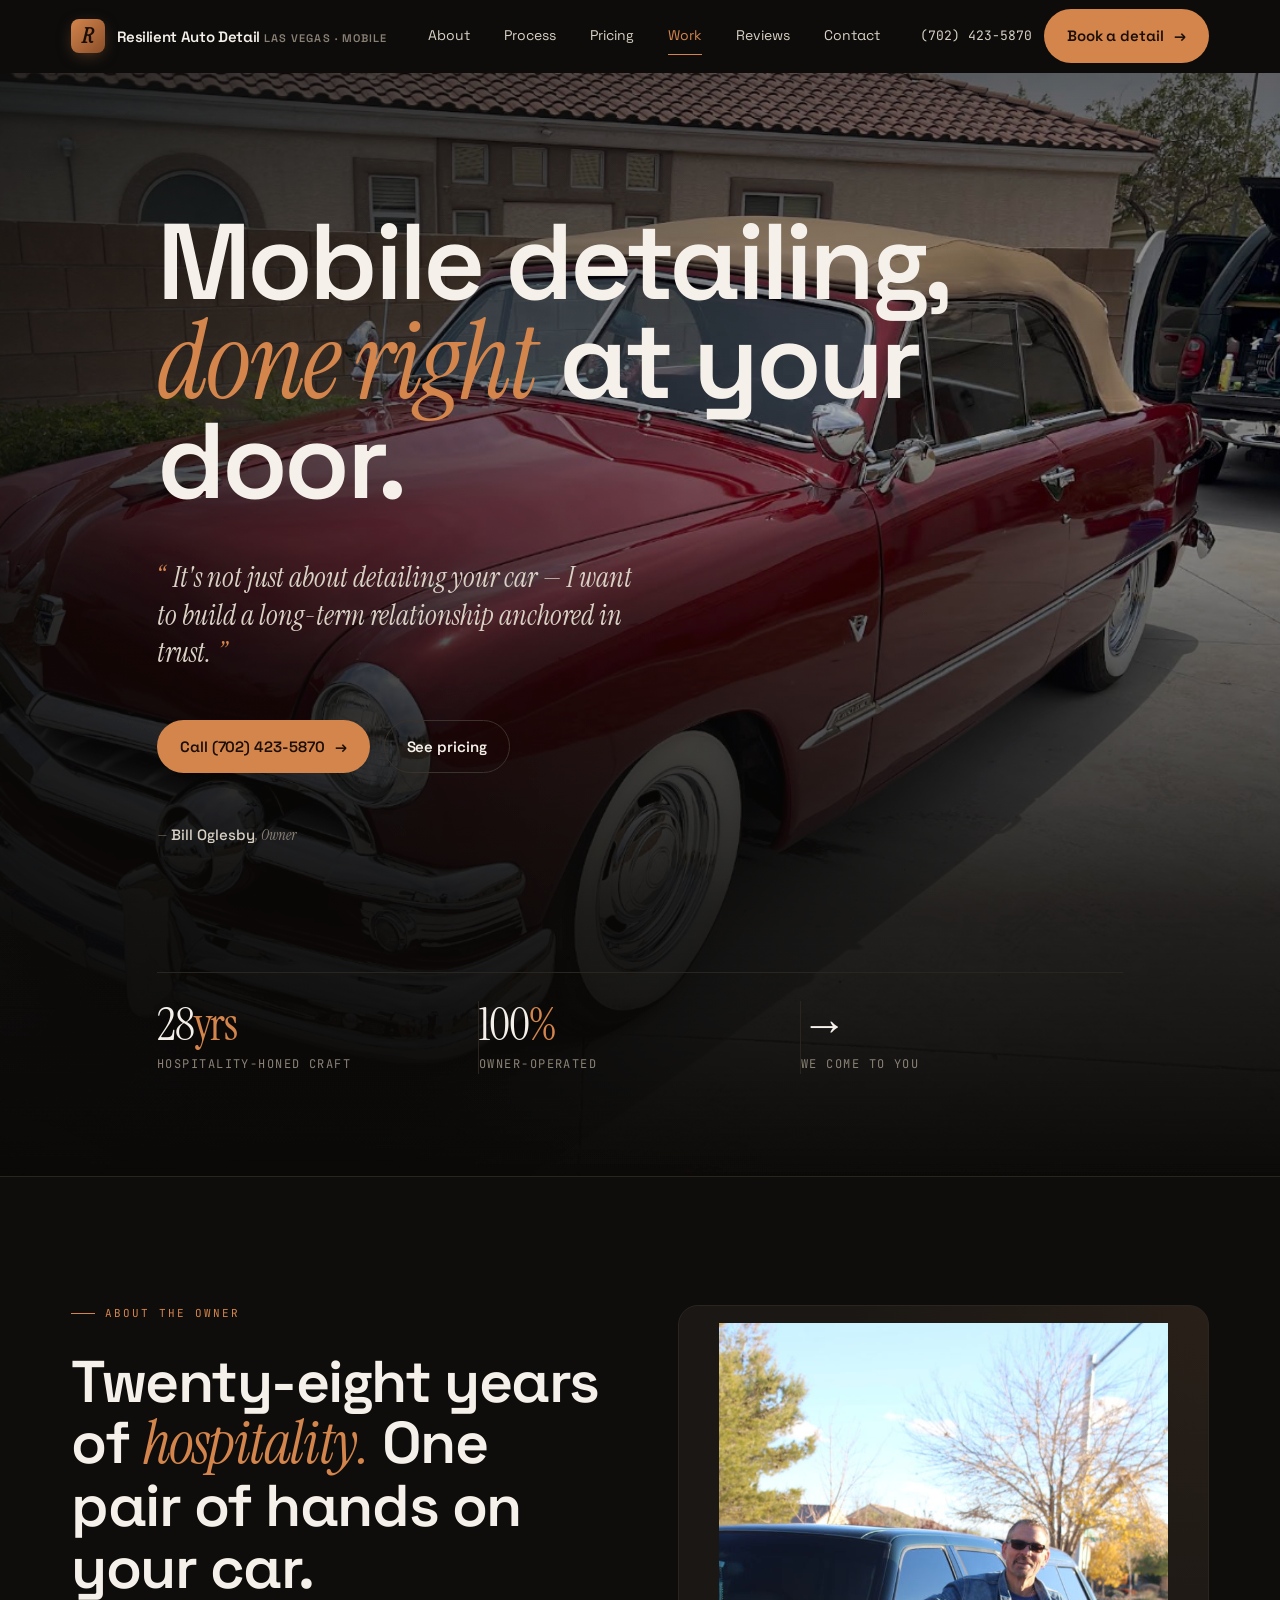
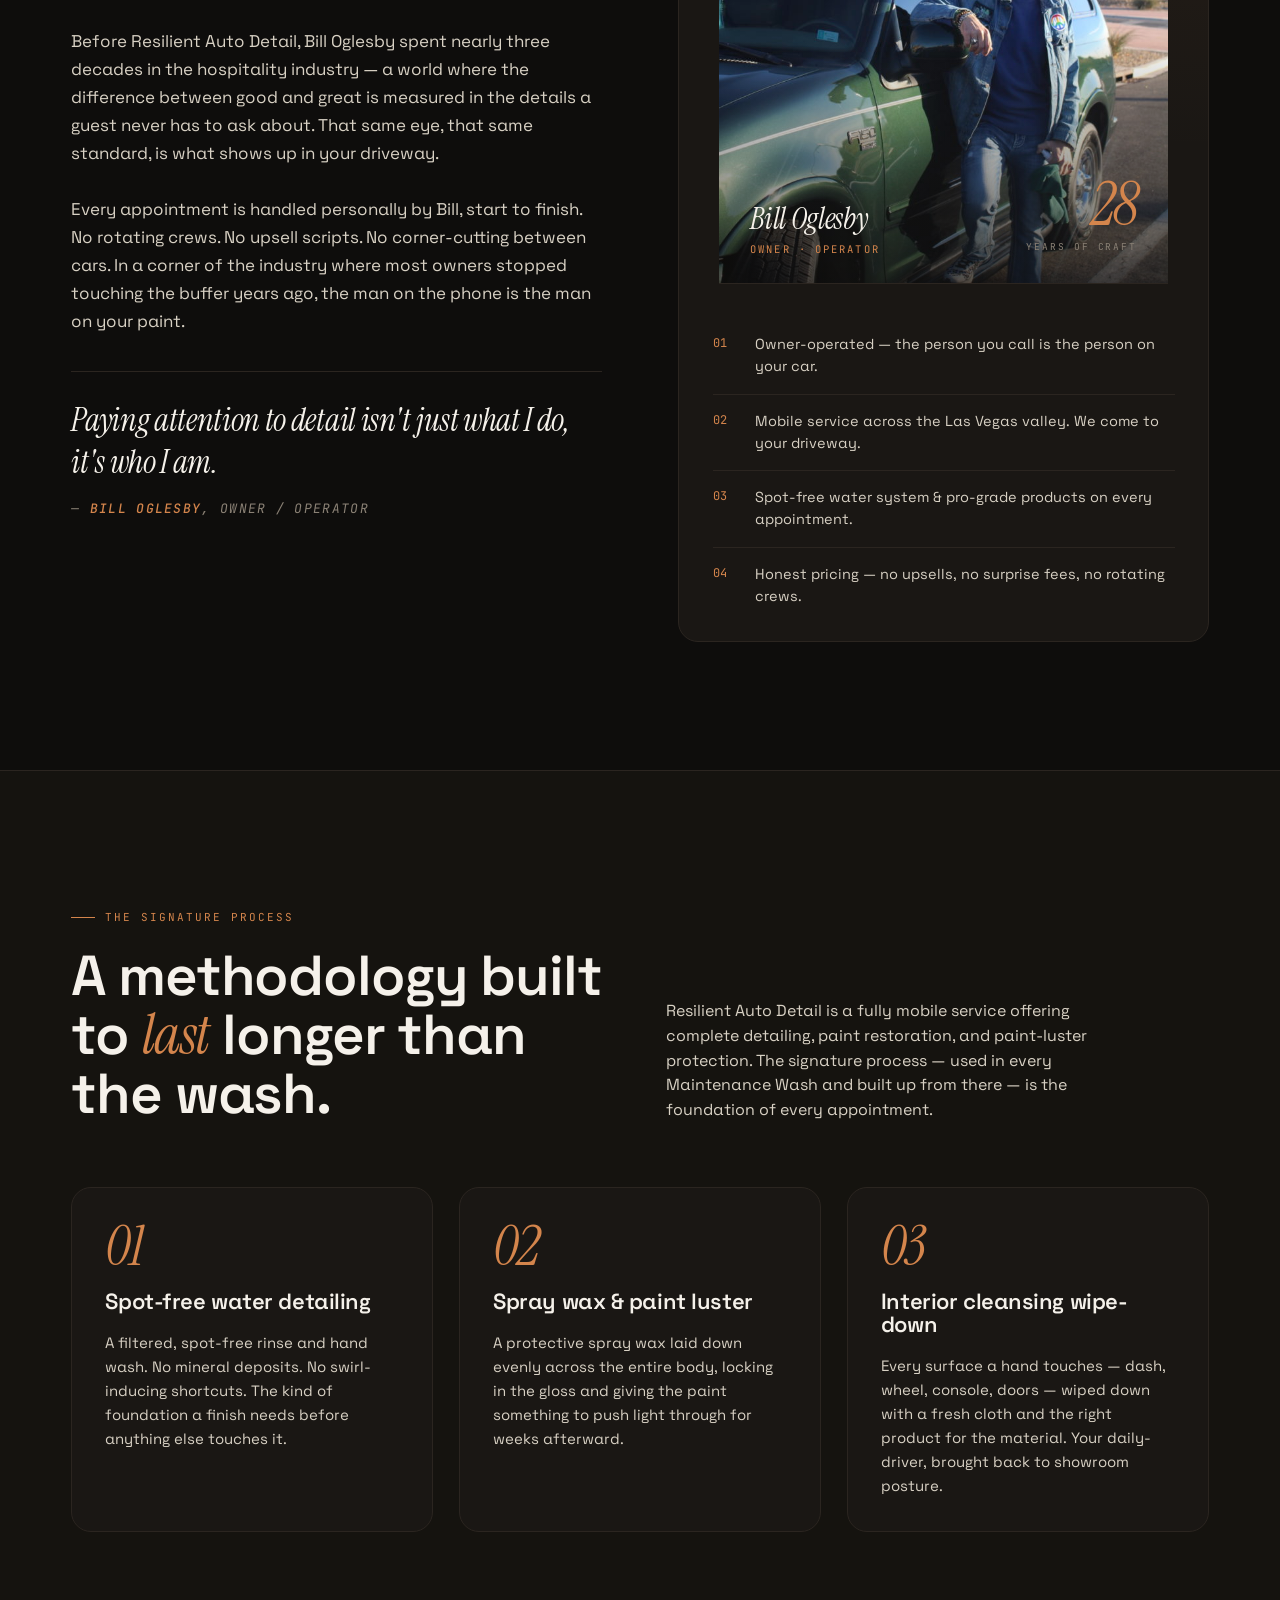
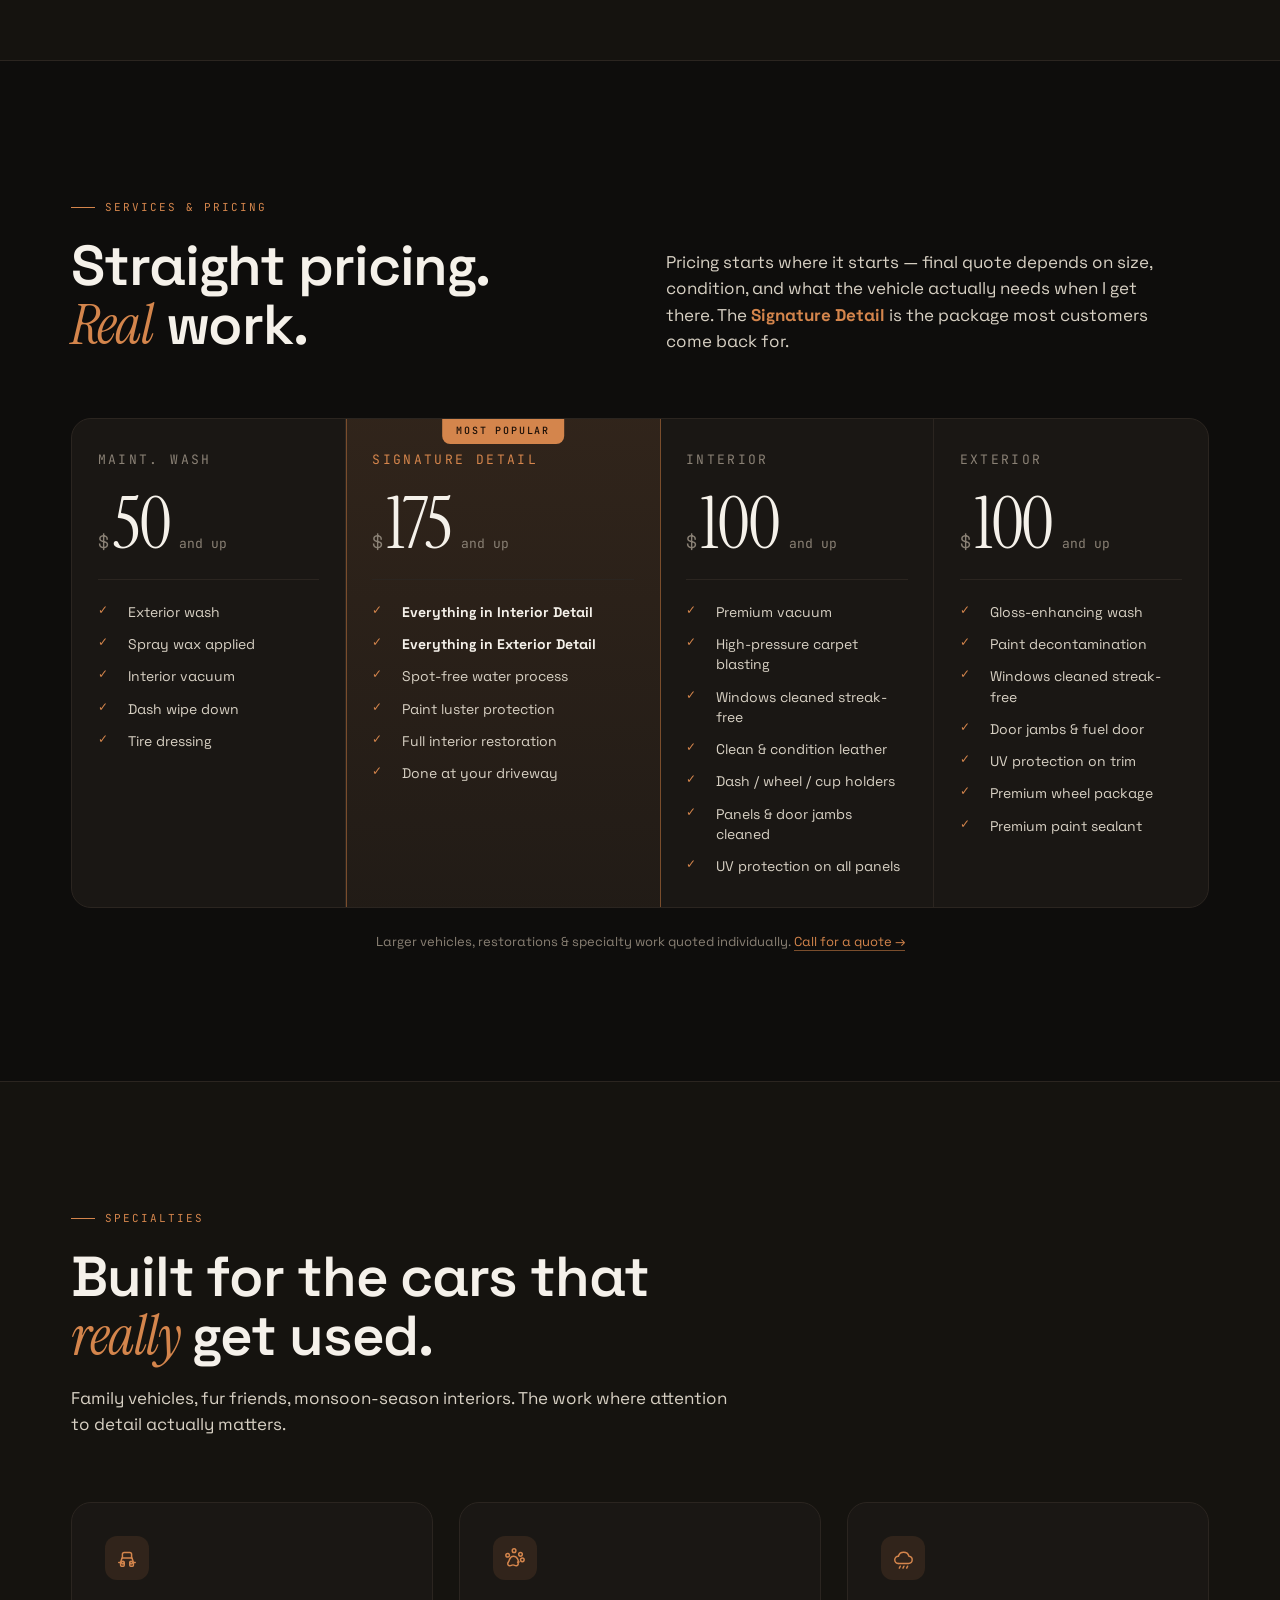
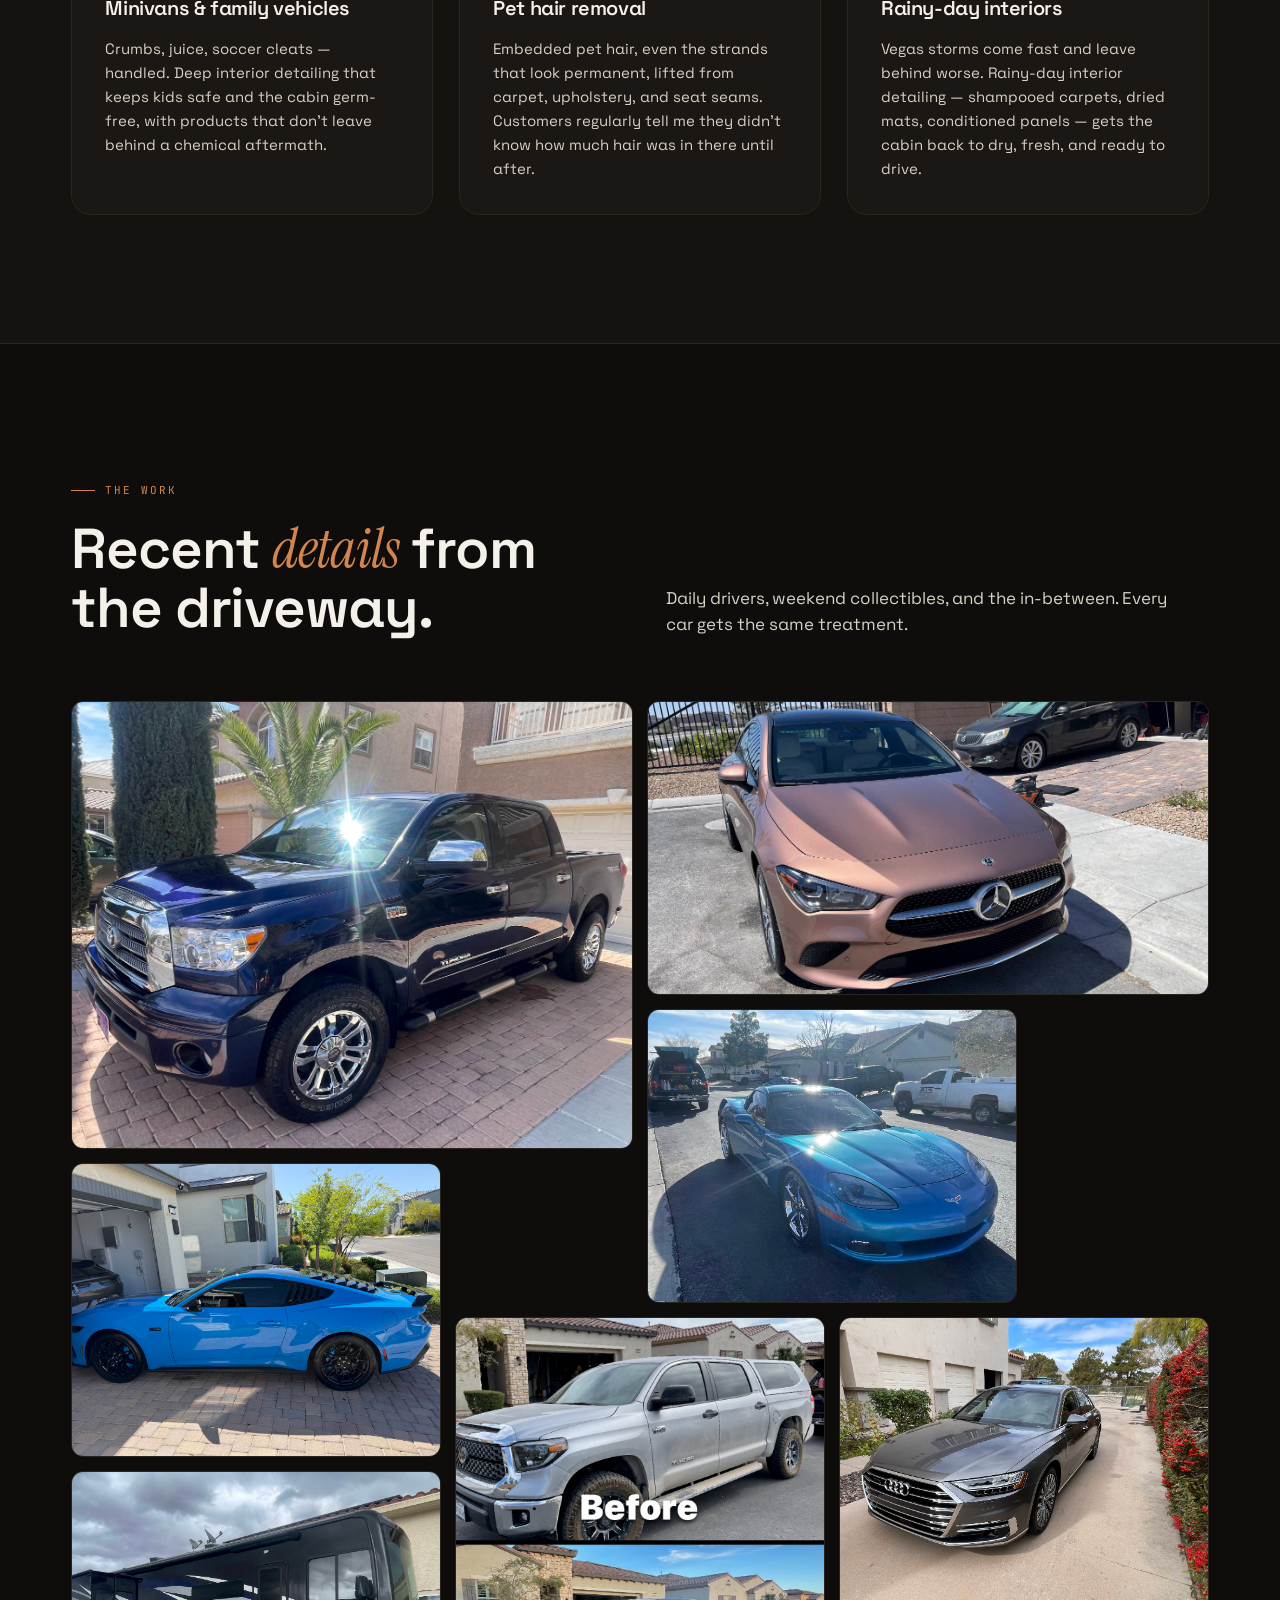
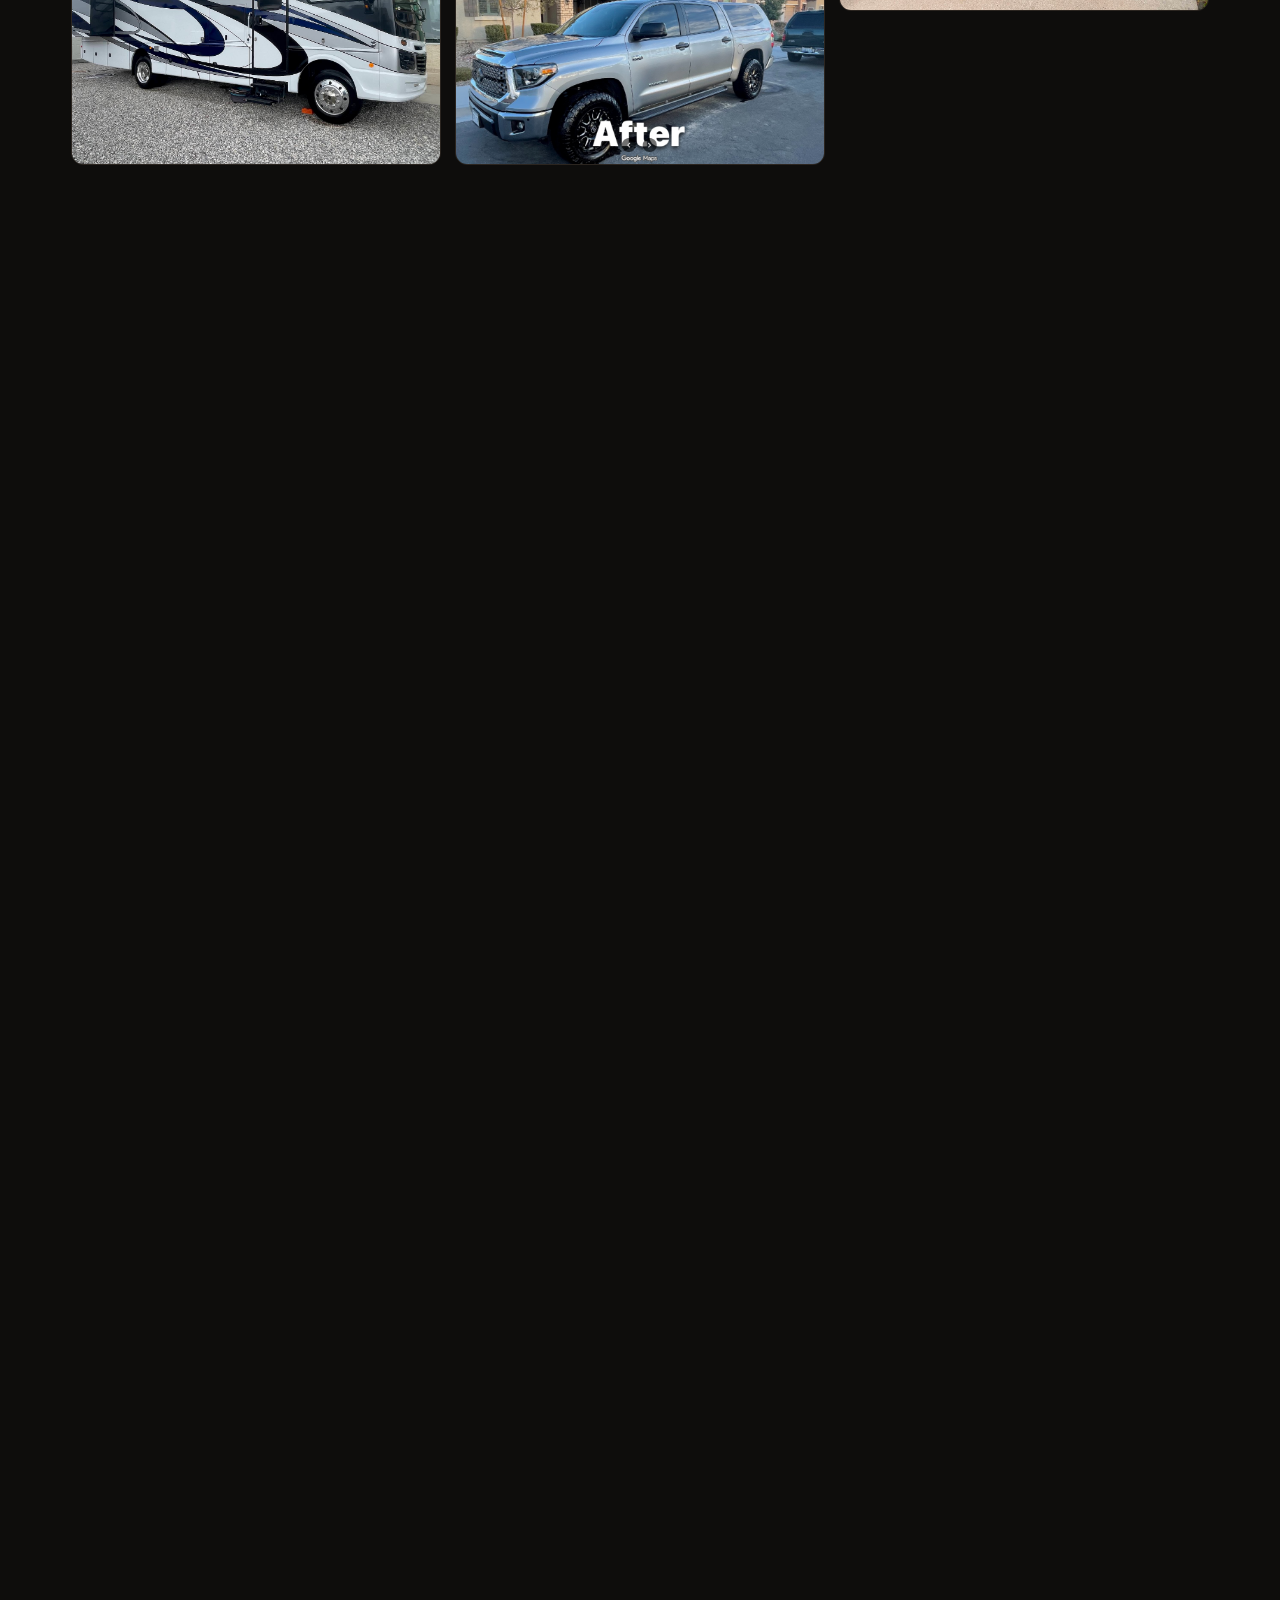
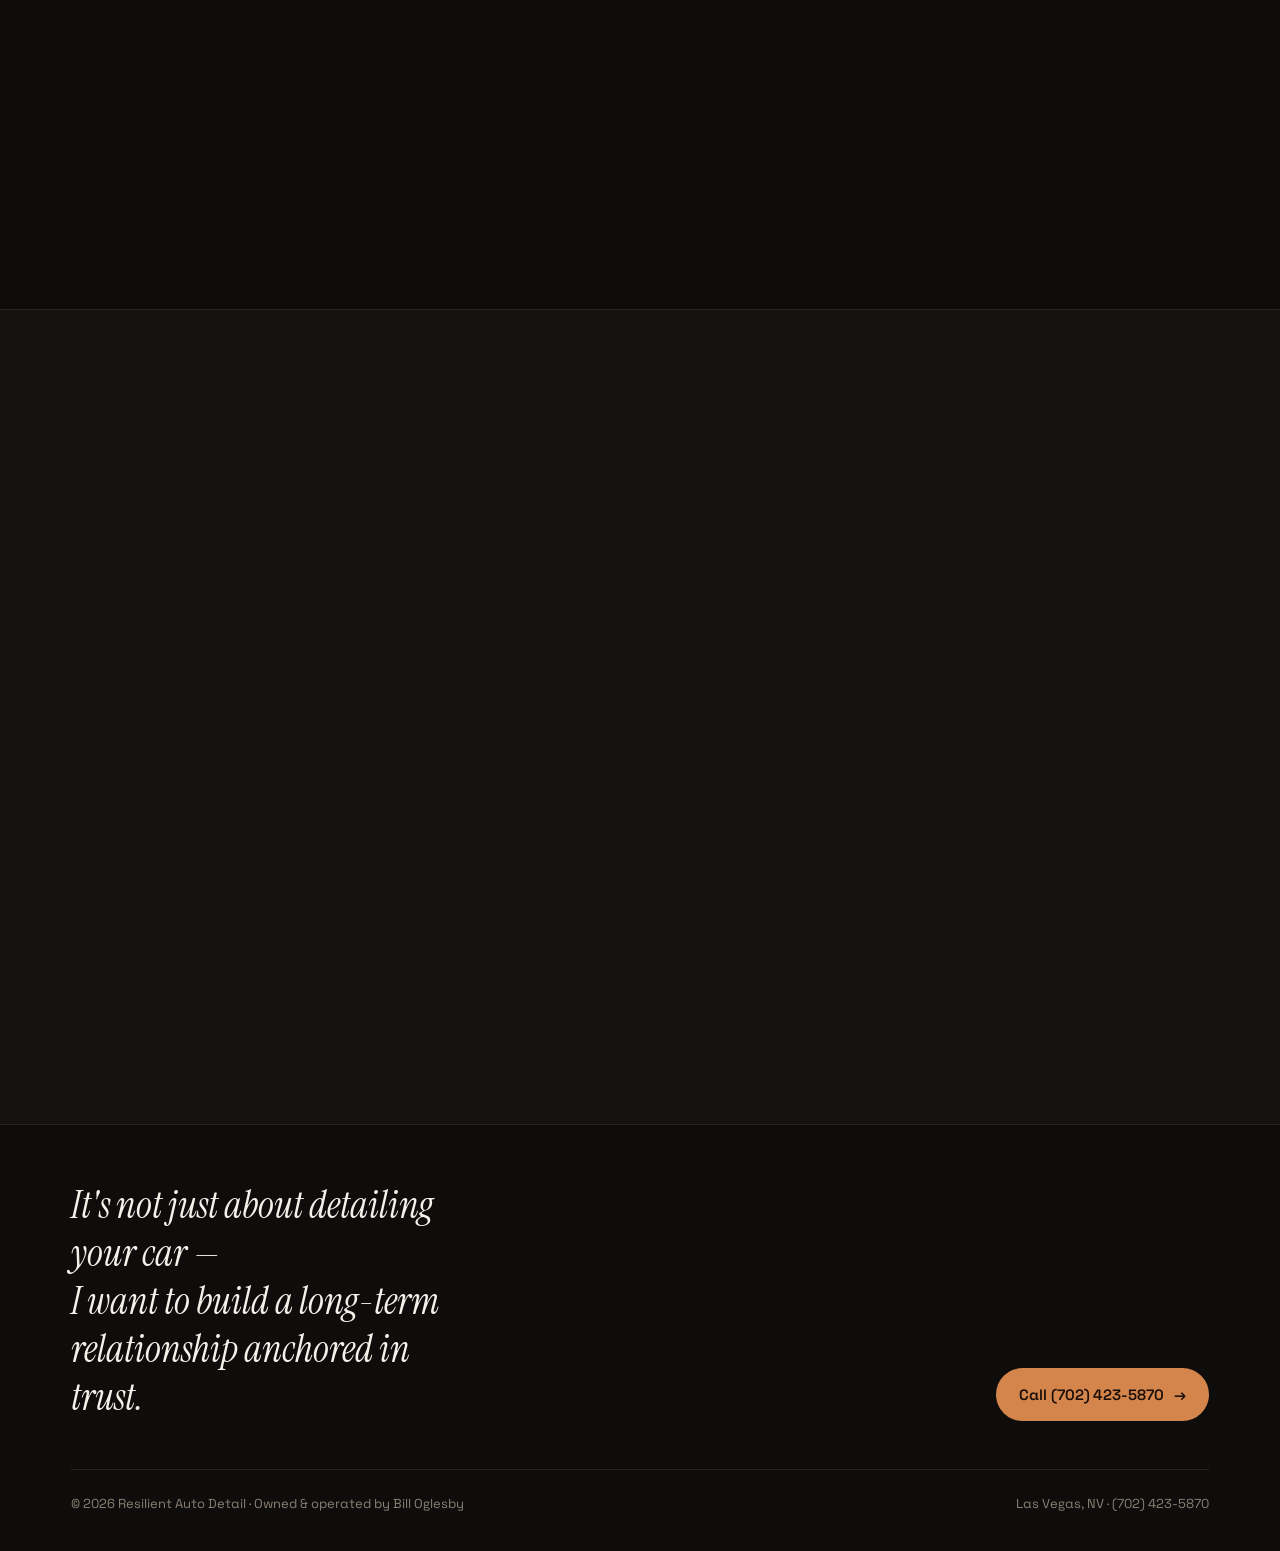
<file: resilientautodetail.html>
<!doctype html>
<html lang="en">
<head>
<meta charset="utf-8" />
<meta name="viewport" content="width=device-width,initial-scale=1,viewport-fit=cover" />
<title>Resilient Auto Detail — Mobile Auto Detailing by Bill Oglesby · Las Vegas</title>
<meta name="description" content="Mobile auto detailing in Las Vegas by owner-operator Bill Oglesby. Spot-free water detailing, paint luster protection, interior restoration. We come to your driveway. Call (702) 423-5870." />
<meta name="theme-color" content="#0e0d0c" />

<!-- Open Graph -->
<meta property="og:type" content="website" />
<meta property="og:site_name" content="Resilient Auto Detail" />
<meta property="og:title" content="Resilient Auto Detail — Mobile Auto Detailing by Bill Oglesby" />
<meta property="og:description" content="Owner-operated mobile detailing in Las Vegas. Spot-free water detailing, paint luster protection, interior restoration. We come to your driveway." />
<meta property="og:image" content="images/resilientautodetail/1.png" />
<meta property="og:url" content="https://resilientautodetail.com/" />
<meta name="twitter:card" content="summary_large_image" />

<!-- Local business structured data -->
<script type="application/ld+json">
{
  "@context": "https://schema.org",
  "@type": "AutoWash",
  "name": "Resilient Auto Detail",
  "image": "https://resilientautodetail.com/images/resilientautodetail/1.png",
  "telephone": "+1-702-423-5870",
  "url": "https://resilientautodetail.com/",
  "priceRange": "$50–$175+",
  "address": {
    "@type": "PostalAddress",
    "streetAddress": "9061 Camp Light Ave",
    "addressLocality": "Las Vegas",
    "addressRegion": "NV",
    "postalCode": "89149",
    "addressCountry": "US"
  },
  "openingHours": ["Tu-Sa 06:00-18:00"]
}
</script>

<link rel="preconnect" href="https://fonts.googleapis.com" />
<link rel="preconnect" href="https://fonts.gstatic.com" crossorigin />
<link href="https://fonts.googleapis.com/css2?family=Space+Grotesk:wght@400;500;600;700&family=Instrument+Serif:ital@0;1&family=JetBrains+Mono:wght@400;500&display=swap" rel="stylesheet" />

<style>
/* ---------- Tokens ---------- */
:root {
  --bg:        #0e0d0c;
  --bg-2:      #15130f;
  --surface:   #1a1714;
  --surface-2: #221d18;
  --line:      #2b2520;
  --line-2:    #3a322b;
  --fg:        #f5f1ea;
  --fg-2:      #d8d1c4;
  --muted:     #8a8175;
  --dim:       #5e574e;
  --ember:     #d4854c;       /* warm copper accent */
  --ember-2:   #e89a64;
  --ember-dim: #7a4d2c;
  --gold:      #c9a961;
  --red:       #c44a36;       /* alert/danger if needed */
  --max:       1240px;
  --gutter:    clamp(20px, 4vw, 56px);
  --r-sm: 6px;
  --r:    12px;
  --r-lg: 20px;
}

* { box-sizing: border-box; }
html { scroll-behavior: smooth; -webkit-text-size-adjust: 100%; }
body {
  margin: 0;
  background: var(--bg);
  color: var(--fg);
  font-family: 'Space Grotesk', system-ui, sans-serif;
  font-size: 17px;
  line-height: 1.55;
  font-feature-settings: "ss01", "ss02";
  -webkit-font-smoothing: antialiased;
  text-rendering: optimizeLegibility;
}
img { max-width: 100%; height: auto; display: block; }
a { color: inherit; text-decoration: none; }
button { font: inherit; cursor: pointer; }

::selection { background: var(--ember); color: #1a0e07; }

/* ---------- Reusable type ---------- */
.serif    { font-family: 'Instrument Serif', 'Cormorant Garamond', Georgia, serif; font-weight: 400; letter-spacing: -0.01em; }
.italic   { font-style: italic; }
.mono     { font-family: 'JetBrains Mono', ui-monospace, monospace; letter-spacing: 0.02em; }
.eyebrow {
  font-family: 'JetBrains Mono', monospace;
  font-size: 11px;
  letter-spacing: 0.18em;
  text-transform: uppercase;
  color: var(--ember);
  display: inline-flex;
  align-items: center;
  gap: 10px;
}
.eyebrow::before {
  content: "";
  width: 24px; height: 1px;
  background: currentColor;
  display: inline-block;
}

h1, h2, h3, h4 { margin: 0; font-weight: 600; letter-spacing: -0.02em; line-height: 1.05; }
p { margin: 0; }

.section { padding: clamp(72px, 10vw, 140px) 0; position: relative; }
.wrap   { max-width: var(--max); margin: 0 auto; padding: 0 var(--gutter); }
.rule   { border: 0; height: 1px; background: var(--line); margin: 0; }

/* ---------- Buttons ---------- */
.btn {
  display: inline-flex; align-items: center; gap: 10px;
  padding: 14px 22px;
  border-radius: 999px;
  border: 1px solid transparent;
  font-weight: 600;
  font-size: 15px;
  letter-spacing: -0.005em;
  transition: transform .15s ease, background .2s ease, color .2s ease, border-color .2s ease;
  white-space: nowrap;
}
.btn--primary {
  background: var(--ember);
  color: #1a0e07;
}
.btn--primary:hover { background: var(--ember-2); transform: translateY(-1px); }
.btn--ghost {
  background: transparent;
  color: var(--fg);
  border-color: var(--line-2);
}
.btn--ghost:hover { border-color: var(--ember); color: var(--ember); }
.btn .arrow {
  display: inline-block;
  transition: transform .2s ease;
}
.btn:hover .arrow { transform: translateX(3px); }

/* ---------- NAV ---------- */
.nav {
  position: sticky; top: 0; z-index: 50;
  background: rgba(14, 13, 12, 0.72);
  backdrop-filter: blur(14px) saturate(140%);
  -webkit-backdrop-filter: blur(14px) saturate(140%);
  border-bottom: 1px solid transparent;
  transition: border-color .25s ease, background .25s ease;
}
.nav.is-scrolled {
  border-bottom-color: var(--line);
  background: rgba(14, 13, 12, 0.88);
}
.nav__inner {
  display: flex; align-items: center; justify-content: space-between;
  height: 72px;
}
.brand {
  display: flex; align-items: center; gap: 12px;
  font-weight: 600; letter-spacing: -0.02em;
}
.brand__mark {
  width: 34px; height: 34px; border-radius: 8px;
  background: linear-gradient(135deg, var(--ember) 0%, #8a4e29 100%);
  display: grid; place-items: center;
  color: #1a0e07;
  font-family: 'Instrument Serif', serif;
  font-size: 22px;
  font-style: italic;
  line-height: 1;
  box-shadow: 0 4px 18px -6px rgba(212, 133, 76, 0.6);
}
.brand__name { font-size: 15px; line-height: 1.1; }
.brand__sub  { font-size: 11px; color: var(--muted); letter-spacing: 0.1em; text-transform: uppercase; line-height: 1; margin-top: 3px; }

.nav__links {
  display: flex; align-items: center; gap: 34px;
}
.nav__links a {
  font-size: 14px;
  color: var(--fg-2);
  position: relative;
  transition: color .2s ease;
}
.nav__links a:hover { color: var(--ember); }
.nav__links a.is-active { color: var(--ember); }
.nav__links a.is-active::after {
  content: "";
  position: absolute; left: 0; right: 0; bottom: -8px;
  height: 1px; background: var(--ember);
}

.nav__cta { display: flex; align-items: center; gap: 12px; }
.nav__phone {
  font-family: 'JetBrains Mono', monospace;
  font-size: 13px;
  color: var(--fg-2);
}
.nav__phone:hover { color: var(--ember); }

.nav__mobile { display: none; }
.nav__burger {
  display: none;
  width: 40px; height: 40px;
  border: 1px solid var(--line-2);
  background: transparent;
  border-radius: 8px;
  position: relative;
}
.nav__burger span {
  position: absolute; left: 10px; right: 10px; height: 1.5px; background: var(--fg);
  transition: transform .25s ease, opacity .2s ease, top .25s ease;
}
.nav__burger span:nth-child(1) { top: 14px; }
.nav__burger span:nth-child(2) { top: 19px; }
.nav__burger span:nth-child(3) { top: 24px; }
.nav.is-open .nav__burger span:nth-child(1) { top: 19px; transform: rotate(45deg); }
.nav.is-open .nav__burger span:nth-child(2) { opacity: 0; }
.nav.is-open .nav__burger span:nth-child(3) { top: 19px; transform: rotate(-45deg); }

/* ---------- HERO ---------- */
.hero {
  position: relative;
  min-height: min(92vh, 880px);
  display: grid;
  align-items: end;
  overflow: hidden;
  isolation: isolate;
  border-bottom: 1px solid var(--line);
}
.hero__bg {
  position: absolute; inset: 0;
  background-image: url('images/resilientautodetail/1.png');
  background-size: cover;
  background-position: center 35%;
  z-index: -2;
  transform: scale(1.04);
  filter: saturate(1.05) contrast(1.04);
}
.hero__bg::after {
  content: "";
  position: absolute; inset: 0;
  background:
    linear-gradient(180deg, rgba(14,13,12,0.55) 0%, rgba(14,13,12,0.15) 30%, rgba(14,13,12,0.85) 75%, var(--bg) 100%),
    linear-gradient(90deg, rgba(14,13,12,0.75) 0%, rgba(14,13,12,0.2) 60%);
  z-index: -1;
}
.hero__inner {
  padding-top: clamp(60px, 12vw, 140px);
  padding-bottom: clamp(60px, 8vw, 110px);
  display: grid;
  gap: clamp(28px, 4vw, 48px);
}
.hero__rating {
  display: inline-flex; align-items: center; gap: 12px;
  padding: 8px 14px 8px 12px;
  border: 1px solid var(--line-2);
  border-radius: 999px;
  background: rgba(14, 13, 12, 0.5);
  backdrop-filter: blur(6px);
  font-size: 13px;
  width: max-content;
}
.hero__rating .stars { color: var(--gold); letter-spacing: 1px; }
.hero__rating .dot { width: 3px; height: 3px; border-radius: 50%; background: var(--dim); }
.hero__rating .count { color: var(--muted); font-family: 'JetBrains Mono', monospace; font-size: 12px; }

.hero h1 {
  font-size: clamp(44px, 8.4vw, 116px);
  line-height: 0.92;
  letter-spacing: -0.035em;
  max-width: 14ch;
}
.hero h1 .accent {
  font-family: 'Instrument Serif', serif;
  font-weight: 400;
  font-style: italic;
  letter-spacing: -0.02em;
  color: var(--ember);
}
.hero__tagline {
  max-width: 38ch;
  font-family: 'Instrument Serif', serif;
  font-style: italic;
  font-size: clamp(20px, 2.4vw, 28px);
  line-height: 1.35;
  color: var(--fg-2);
}
.hero__tagline::before { content: "“"; color: var(--ember); margin-right: 2px; }
.hero__tagline::after  { content: "”"; color: var(--ember); margin-left: 2px;  }

.hero__actions {
  display: flex; flex-wrap: wrap; gap: 14px; align-items: center;
}
.hero__signature {
  margin-top: 2px;
  font-family: 'Instrument Serif', serif;
  font-style: italic;
  font-size: 15px;
  color: var(--muted);
}
.hero__signature strong { color: var(--fg-2); font-style: normal; font-family: 'Space Grotesk', sans-serif; font-weight: 500; }

.hero__meta {
  display: grid;
  grid-template-columns: repeat(3, minmax(0, 1fr));
  gap: 0;
  border-top: 1px solid var(--line);
  margin-top: clamp(40px, 6vw, 80px);
  padding-top: 28px;
}
.hero__meta > div {
  padding-right: 24px;
  border-right: 1px solid var(--line);
}
.hero__meta > div:last-child { border-right: 0; }
.hero__meta .k {
  font-family: 'Instrument Serif', serif;
  font-size: clamp(28px, 3.6vw, 48px);
  line-height: 1;
  letter-spacing: -0.02em;
  color: var(--fg);
}
.hero__meta .v {
  margin-top: 8px;
  font-size: 12px;
  letter-spacing: 0.12em;
  text-transform: uppercase;
  color: var(--muted);
  font-family: 'JetBrains Mono', monospace;
}

/* ---------- ABOUT ---------- */
.about {
  background: var(--bg);
}
.about__grid {
  display: grid;
  grid-template-columns: 1fr 1fr;
  gap: clamp(40px, 6vw, 96px);
  align-items: start;
}
.about__copy { display: grid; gap: 28px; }
.about__copy h2 {
  font-size: clamp(34px, 4.6vw, 64px);
  letter-spacing: -0.025em;
  max-width: 18ch;
}
.about__copy h2 em {
  font-family: 'Instrument Serif', serif;
  font-weight: 400;
  font-style: italic;
  color: var(--ember);
}
.about__copy p {
  color: var(--fg-2);
  font-size: 17px;
  line-height: 1.65;
  max-width: 52ch;
}
.about__pullquote {
  padding: 28px 0 0 0;
  border-top: 1px solid var(--line);
  margin-top: 8px;
  font-family: 'Instrument Serif', serif;
  font-style: italic;
  font-size: clamp(24px, 2.6vw, 32px);
  line-height: 1.3;
  letter-spacing: -0.01em;
  color: var(--fg);
}
.about__sig {
  margin-top: 18px;
  font-size: 13px;
  color: var(--muted);
  letter-spacing: 0.1em;
  text-transform: uppercase;
  font-family: 'JetBrains Mono', monospace;
}
.about__sig strong { color: var(--ember); font-weight: 500; }

.about__panel {
  position: relative;
  border: 1px solid var(--line);
  border-radius: var(--r-lg);
  background:
    radial-gradient(120% 80% at 100% 0%, rgba(212,133,76,0.08) 0%, transparent 60%),
    var(--surface);
  display: grid;
  align-content: start;
  overflow: hidden;
}
.about__portrait {
  position: relative;
  background: #000;
  border-bottom: 1px solid var(--line);
  overflow: hidden;
  aspect-ratio: 4 / 5;
}
.about__portrait img {
  width: 100%; height: 100%;
  object-fit: cover;
  object-position: center 30%;
  display: block;
}
.about__portrait::after {
  content: "";
  position: absolute; inset: 0;
  background: linear-gradient(180deg, transparent 55%, rgba(14,13,12,0.7) 100%);
  pointer-events: none;
}
.about__portrait-caption {
  position: absolute;
  left: clamp(24px, 2.4vw, 32px);
  bottom: clamp(20px, 2vw, 28px);
  right: clamp(24px, 2.4vw, 32px);
  z-index: 1;
  display: flex;
  align-items: end;
  justify-content: space-between;
  gap: 18px;
}
.about__portrait-caption .who {
  font-family: 'Instrument Serif', serif;
  font-style: italic;
  font-size: clamp(22px, 2.4vw, 30px);
  line-height: 1.1;
  color: var(--fg);
  letter-spacing: -0.01em;
}
.about__portrait-caption .role {
  font-family: 'JetBrains Mono', monospace;
  font-size: 10.5px;
  letter-spacing: 0.2em;
  text-transform: uppercase;
  color: var(--ember);
  margin-top: 6px;
}
.about__portrait-caption .years {
  text-align: right;
  flex-shrink: 0;
}
.about__portrait-caption .years .n {
  font-family: 'Instrument Serif', serif;
  font-style: italic;
  font-size: clamp(40px, 4.6vw, 60px);
  line-height: 0.9;
  color: var(--ember);
  letter-spacing: -0.03em;
  display: block;
}
.about__portrait-caption .years .l {
  font-family: 'JetBrains Mono', monospace;
  font-size: 9.5px;
  letter-spacing: 0.2em;
  text-transform: uppercase;
  color: var(--muted);
  margin-top: 4px;
}
.about__panel-body {
  padding: clamp(24px, 2.6vw, 36px);
}
.about__list {
  list-style: none; padding: 0; margin: 0;
  display: grid;
}
.about__list li {
  padding: 16px 0;
  border-bottom: 1px solid var(--line);
  display: grid;
  grid-template-columns: 28px 1fr;
  gap: 14px;
  font-size: 14.5px;
  color: var(--fg-2);
  line-height: 1.5;
}
.about__list li:first-child { padding-top: 0; }
.about__list li:last-child { border-bottom: 0; padding-bottom: 0; }
.about__list .marker {
  font-family: 'JetBrains Mono', monospace;
  font-size: 12px;
  color: var(--ember);
}

/* ---------- PROCESS ---------- */
.process {
  background: var(--bg-2);
  border-top: 1px solid var(--line);
  border-bottom: 1px solid var(--line);
}
.process__header {
  display: grid;
  grid-template-columns: 1fr 1fr;
  gap: clamp(28px, 4vw, 56px);
  margin-bottom: clamp(40px, 5vw, 72px);
  align-items: end;
}
.process__header h2 {
  font-size: clamp(34px, 4.4vw, 60px);
  max-width: 16ch;
}
.process__header h2 em {
  font-family: 'Instrument Serif', serif;
  font-style: italic;
  font-weight: 400;
  color: var(--ember);
}
.process__header p {
  color: var(--fg-2);
  max-width: 46ch;
  font-size: 16px;
}
.process__grid {
  display: grid;
  grid-template-columns: repeat(3, 1fr);
  gap: clamp(20px, 2vw, 32px);
}
.step {
  border: 1px solid var(--line);
  border-radius: var(--r-lg);
  padding: clamp(24px, 2.6vw, 36px);
  background: var(--surface);
  display: grid;
  gap: 18px;
  align-content: start;
  transition: border-color .3s ease, transform .3s ease;
}
.step:hover { border-color: var(--ember-dim); transform: translateY(-2px); }
.step__num {
  font-family: 'Instrument Serif', serif;
  font-style: italic;
  font-size: 56px;
  line-height: 0.9;
  color: var(--ember);
  letter-spacing: -0.03em;
}
.step h3 {
  font-size: 22px;
  letter-spacing: -0.02em;
}
.step p {
  color: var(--fg-2);
  font-size: 15px;
  line-height: 1.6;
}

/* ---------- PRICING ---------- */
.pricing__head {
  display: grid;
  grid-template-columns: 1fr 1fr;
  gap: clamp(28px, 4vw, 56px);
  margin-bottom: clamp(40px, 5vw, 72px);
  align-items: end;
}
.pricing__head h2 {
  font-size: clamp(34px, 4.4vw, 60px);
  max-width: 14ch;
}
.pricing__head h2 em {
  font-family: 'Instrument Serif', serif;
  font-style: italic;
  font-weight: 400;
  color: var(--ember);
}
.pricing__head p {
  color: var(--fg-2);
  max-width: 46ch;
}

.pricing__grid {
  display: grid;
  grid-template-columns: 1fr 1.15fr 1fr 1fr;
  gap: 0;
  border: 1px solid var(--line);
  border-radius: var(--r-lg);
  overflow: hidden;
  background: var(--surface);
}
.tier {
  padding: clamp(28px, 2.4vw, 36px) clamp(22px, 2vw, 30px);
  border-right: 1px solid var(--line);
  display: grid;
  align-content: start;
  gap: 22px;
  position: relative;
}
.tier:last-child { border-right: 0; }
.tier__name {
  font-size: 13px;
  letter-spacing: 0.18em;
  text-transform: uppercase;
  color: var(--muted);
  font-family: 'JetBrains Mono', monospace;
}
.tier__price {
  display: flex; align-items: baseline; gap: 6px;
}
.tier__price .currency { font-size: 18px; color: var(--muted); margin-right: -2px; }
.tier__price .amount {
  font-family: 'Instrument Serif', serif;
  font-size: clamp(48px, 5.6vw, 72px);
  line-height: 0.9;
  letter-spacing: -0.03em;
  color: var(--fg);
}
.tier__price .suffix {
  font-size: 13px; color: var(--muted);
  font-family: 'JetBrains Mono', monospace;
  margin-left: 4px;
}
.tier__features {
  list-style: none; margin: 0; padding: 0;
  display: grid; gap: 12px;
  border-top: 1px solid var(--line);
  padding-top: 22px;
}
.tier__features li {
  font-size: 14px;
  color: var(--fg-2);
  display: grid;
  grid-template-columns: 18px 1fr;
  gap: 12px;
  line-height: 1.45;
}
.tier__features .ck {
  color: var(--ember);
  font-family: 'JetBrains Mono', monospace;
  font-size: 12px;
}

.tier--signature {
  background:
    linear-gradient(180deg, rgba(212,133,76,0.12), rgba(212,133,76,0.04));
  border-left: 1px solid var(--ember-dim);
  border-right: 1px solid var(--ember-dim);
  position: relative;
  z-index: 2;
}
.tier--signature .tier__name { color: var(--ember); }
.tier--signature .tier__price .amount { color: var(--fg); }
.tier--signature::before {
  content: "Most Popular";
  position: absolute; top: -1px; left: 50%; transform: translateX(-50%);
  background: var(--ember);
  color: #1a0e07;
  font-size: 10px;
  letter-spacing: 0.18em;
  text-transform: uppercase;
  font-family: 'JetBrains Mono', monospace;
  padding: 5px 14px;
  border-radius: 0 0 8px 8px;
  font-weight: 500;
}
.pricing__foot {
  margin-top: 24px;
  font-size: 13px;
  color: var(--muted);
  text-align: center;
}
.pricing__foot a { color: var(--ember); border-bottom: 1px solid var(--ember-dim); }

/* ---------- SPECIALTIES ---------- */
.specialties {
  background: var(--bg-2);
  border-top: 1px solid var(--line);
  border-bottom: 1px solid var(--line);
}
.specialties__head { max-width: 60ch; margin-bottom: clamp(40px, 5vw, 72px); display: grid; gap: 20px; }
.specialties__head h2 {
  font-size: clamp(34px, 4.4vw, 60px);
}
.specialties__head h2 em {
  font-family: 'Instrument Serif', serif;
  font-style: italic;
  font-weight: 400;
  color: var(--ember);
}
.specialties__head p { color: var(--fg-2); }
.specialties__grid {
  display: grid;
  grid-template-columns: repeat(3, 1fr);
  gap: clamp(20px, 2vw, 32px);
}
.spec {
  padding: clamp(28px, 2.6vw, 40px);
  border: 1px solid var(--line);
  background: var(--surface);
  border-radius: var(--r-lg);
  display: grid;
  gap: 18px;
  align-content: start;
  position: relative;
  overflow: hidden;
  transition: border-color .3s ease;
}
.spec:hover { border-color: var(--ember-dim); }
.spec__icon {
  width: 44px; height: 44px;
  border-radius: 12px;
  background: rgba(212,133,76,0.12);
  display: grid; place-items: center;
  color: var(--ember);
}
.spec h3 { font-size: 20px; }
.spec p { color: var(--fg-2); font-size: 15px; line-height: 1.6; }

/* ---------- GALLERY ---------- */
.gallery__head {
  display: grid;
  grid-template-columns: 1fr 1fr;
  gap: clamp(28px, 4vw, 56px);
  margin-bottom: clamp(40px, 5vw, 72px);
  align-items: end;
}
.gallery__head h2 {
  font-size: clamp(34px, 4.4vw, 60px);
  max-width: 14ch;
}
.gallery__head h2 em {
  font-family: 'Instrument Serif', serif;
  font-style: italic;
  font-weight: 400;
  color: var(--ember);
}
.gallery__head p { color: var(--fg-2); max-width: 46ch; }

.gallery__grid {
  display: grid;
  grid-template-columns: repeat(6, 1fr);
  grid-auto-rows: 140px;
  gap: 14px;
}
.gallery__item {
  position: relative;
  overflow: hidden;
  border-radius: var(--r);
  cursor: zoom-in;
  background: var(--surface);
  border: 1px solid var(--line);
}
.gallery__item img {
  width: 100%; height: 100%; object-fit: cover;
  transition: transform .6s ease;
}
.gallery__item:hover img { transform: scale(1.04); }
.gallery__item::after {
  content: "";
  position: absolute; inset: 0;
  background: linear-gradient(180deg, transparent 60%, rgba(0,0,0,0.55));
  opacity: 0;
  transition: opacity .3s ease;
  pointer-events: none;
}
.gallery__item:hover::after { opacity: 1; }
.gallery__item .cap {
  position: absolute; left: 14px; bottom: 12px;
  font-size: 12px;
  font-family: 'JetBrains Mono', monospace;
  letter-spacing: 0.08em;
  text-transform: uppercase;
  color: var(--fg);
  opacity: 0;
  transition: opacity .3s ease, transform .3s ease;
  transform: translateY(4px);
  z-index: 2;
}
.gallery__item:hover .cap { opacity: 1; transform: translateY(0); }

/* Masonry placements */
.gi-1 { grid-column: span 3; grid-row: span 3; }
.gi-2 { grid-column: span 3; grid-row: span 2; }
.gi-3 { grid-column: span 2; grid-row: span 2; }
.gi-4 { grid-column: span 2; grid-row: span 2; }
.gi-5 { grid-column: span 2; grid-row: span 3; }
.gi-6 { grid-column: span 2; grid-row: span 2; }
.gi-7 { grid-column: span 2; grid-row: span 2; }

/* Lightbox */
.lightbox {
  position: fixed; inset: 0;
  background: rgba(0,0,0,0.92);
  display: none;
  align-items: center; justify-content: center;
  z-index: 100;
  padding: 5vw;
  cursor: zoom-out;
}
.lightbox.is-open { display: flex; }
.lightbox img {
  max-width: 100%; max-height: 90vh;
  border-radius: var(--r);
  box-shadow: 0 30px 80px -20px rgba(0,0,0,0.8);
}
.lightbox__close {
  position: absolute; top: 24px; right: 24px;
  width: 44px; height: 44px;
  border: 1px solid var(--line-2);
  background: rgba(0,0,0,0.6);
  border-radius: 50%;
  color: var(--fg);
  font-size: 18px;
  display: grid; place-items: center;
}
.lightbox__nav {
  position: absolute; top: 50%; transform: translateY(-50%);
  width: 52px; height: 52px;
  border: 1px solid var(--line-2);
  background: rgba(0,0,0,0.6);
  border-radius: 50%;
  color: var(--fg);
  font-size: 22px;
}
.lightbox__nav--prev { left: 24px; }
.lightbox__nav--next { right: 24px; }

/* ---------- REVIEWS ---------- */
.reviews {
  background: var(--bg);
}
.reviews__head {
  margin-bottom: clamp(40px, 5vw, 72px);
}
.reviews__head h2 {
  font-size: clamp(34px, 4.4vw, 60px);
  max-width: 22ch;
}
.reviews__head h2 em {
  font-family: 'Instrument Serif', serif;
  font-style: italic;
  font-weight: 400;
  color: var(--ember);
}

.reviews__grid {
  display: grid;
  grid-template-columns: repeat(2, 1fr);
  gap: clamp(20px, 2vw, 28px);
}
.review {
  border: 1px solid var(--line);
  border-radius: var(--r-lg);
  background: var(--surface);
  display: grid;
  align-content: start;
  position: relative;
  overflow: hidden;
}
.review__photo {
  display: block;
  width: 100%;
  height: 240px;
  object-fit: cover;
  background: var(--bg-2);
  border-bottom: 1px solid var(--line);
}
.review__inner {
  padding: clamp(24px, 2.4vw, 32px);
  display: grid;
  gap: 18px;
  align-content: start;
}
.review__head {
  display: flex; align-items: center; gap: 14px;
}
.review__avatar {
  width: 44px; height: 44px;
  border-radius: 50%;
  display: grid; place-items: center;
  font-family: 'Instrument Serif', serif;
  font-size: 22px;
  color: #1a0e07;
  flex-shrink: 0;
}
.review__who { display: grid; gap: 2px; }
.review__name { font-weight: 500; font-size: 16px; }
.review__when { font-size: 12px; color: var(--muted); font-family: 'JetBrains Mono', monospace; letter-spacing: 0.05em; }
.review__stars { color: var(--gold); letter-spacing: 2px; font-size: 14px; margin-left: auto; }
.review__body {
  color: var(--fg-2);
  font-size: 15.5px;
  line-height: 1.65;
  max-height: 9.5em;
  overflow: hidden;
  position: relative;
  transition: max-height .4s ease;
}
.review.is-expanded .review__body { max-height: 60em; }
.review__body::after {
  content: "";
  position: absolute; left: 0; right: 0; bottom: 0;
  height: 60px;
  background: linear-gradient(180deg, transparent, var(--surface));
  pointer-events: none;
  transition: opacity .3s ease;
}
.review.is-expanded .review__body::after { opacity: 0; }
.review__more {
  background: none;
  border: 0;
  padding: 0;
  color: var(--ember);
  font-size: 13px;
  font-family: 'JetBrains Mono', monospace;
  letter-spacing: 0.08em;
  text-transform: uppercase;
  width: max-content;
}
.review__more:hover { color: var(--ember-2); }

/* ---------- CONTACT ---------- */
.contact {
  background: var(--bg-2);
  border-top: 1px solid var(--line);
}
.contact__grid {
  display: grid;
  grid-template-columns: 1.1fr 1fr;
  gap: clamp(40px, 6vw, 96px);
  align-items: start;
}
.contact__copy h2 {
  font-size: clamp(38px, 5vw, 72px);
  letter-spacing: -0.025em;
  margin-bottom: 24px;
  max-width: 14ch;
}
.contact__copy h2 em {
  font-family: 'Instrument Serif', serif;
  font-style: italic;
  font-weight: 400;
  color: var(--ember);
}
.contact__copy p { color: var(--fg-2); max-width: 50ch; font-size: 16.5px; line-height: 1.6; margin-bottom: 32px; }
.contact__actions { display: flex; flex-wrap: wrap; gap: 12px; }

.contact__panel {
  border: 1px solid var(--line);
  border-radius: var(--r-lg);
  background: var(--surface);
  overflow: hidden;
}
.contact__row {
  display: grid;
  grid-template-columns: 110px 1fr;
  gap: 24px;
  padding: 22px clamp(24px, 2.4vw, 32px);
  border-bottom: 1px solid var(--line);
  align-items: start;
}
.contact__row:last-child { border-bottom: 0; }
.contact__row .label {
  font-size: 11px;
  letter-spacing: 0.2em;
  text-transform: uppercase;
  color: var(--muted);
  font-family: 'JetBrains Mono', monospace;
  padding-top: 4px;
}
.contact__row .val {
  font-size: 16px;
  color: var(--fg);
}
.contact__row .val a { border-bottom: 1px solid var(--ember-dim); transition: color .2s ease, border-color .2s ease; }
.contact__row .val a:hover { color: var(--ember); border-color: var(--ember); }
.hours-table { width: 100%; border-collapse: collapse; font-size: 14.5px; }
.hours-table td { padding: 6px 0; color: var(--fg-2); }
.hours-table td:first-child { width: 110px; color: var(--muted); font-family: 'JetBrains Mono', monospace; font-size: 12px; letter-spacing: 0.08em; text-transform: uppercase; }
.hours-table tr.closed td:last-child { color: var(--dim); }
.hours-table tr.today td { color: var(--ember); }
.hours-table tr.today td:first-child { color: var(--ember); }

.socials { display: flex; gap: 10px; }
.socials a {
  width: 38px; height: 38px;
  border-radius: 50%;
  border: 1px solid var(--line-2);
  display: grid; place-items: center;
  color: var(--fg-2);
  transition: border-color .2s ease, color .2s ease;
}
.socials a:hover { border-color: var(--ember); color: var(--ember); }

/* ---------- FOOTER ---------- */
.foot {
  background: var(--bg);
  padding: 56px 0 36px;
  border-top: 1px solid var(--line);
}
.foot__top {
  display: grid;
  grid-template-columns: auto auto;
  justify-content: space-between;
  align-items: end;
  gap: 24px;
  margin-bottom: 48px;
}
.foot__tagline {
  font-family: 'Instrument Serif', serif;
  font-style: italic;
  font-size: clamp(24px, 3vw, 40px);
  line-height: 1.25;
  max-width: 22ch;
  color: var(--fg);
}
.foot__bottom {
  display: flex; flex-wrap: wrap; justify-content: space-between; gap: 18px;
  padding-top: 24px;
  border-top: 1px solid var(--line);
  font-size: 13px;
  color: var(--muted);
}
.foot__bottom a:hover { color: var(--ember); }

/* ---------- Reveal animations ---------- */
.reveal { opacity: 0; transform: translateY(20px); transition: opacity .8s ease, transform .8s ease; }
.reveal.in { opacity: 1; transform: none; }

/* ---------- Responsive ---------- */
@media (max-width: 980px) {
  .about__grid { grid-template-columns: 1fr; }
  .process__grid { grid-template-columns: 1fr; }
  .specialties__grid { grid-template-columns: 1fr; }
  .pricing__grid {
    grid-template-columns: 1fr 1fr;
  }
  .tier:nth-child(2n) { border-right: 0; }
  .tier { border-bottom: 1px solid var(--line); }
  .tier:nth-last-child(-n+2) { border-bottom: 0; }
  .reviews__grid { grid-template-columns: 1fr; }
  .contact__grid { grid-template-columns: 1fr; }
  .gallery__grid { grid-template-columns: repeat(4, 1fr); grid-auto-rows: 120px; }
  .gi-1 { grid-column: span 4; grid-row: span 3; }
  .gi-2 { grid-column: span 4; grid-row: span 2; }
  .gi-3, .gi-4, .gi-6, .gi-7 { grid-column: span 2; grid-row: span 2; }
  .gi-5 { grid-column: span 2; grid-row: span 3; }

  .process__header, .pricing__head, .gallery__head, .reviews__head { grid-template-columns: 1fr; }
}

@media (max-width: 900px) {
  body { font-size: 16px; }
  .nav__inner { height: 64px; }
  .nav__links { display: none; }
  .nav__phone { display: none; }
  .nav__burger { display: block; }
  .brand__sub { display: none; }
  .nav__mobile {
    position: fixed; inset: 64px 0 auto 0;
    background: var(--bg);
    border-bottom: 1px solid var(--line);
    padding: 24px var(--gutter);
    display: none;
    flex-direction: column;
    gap: 4px;
    z-index: 49;
  }
  .nav.is-open .nav__mobile { display: flex; }
  .nav__mobile a {
    padding: 14px 0;
    font-size: 18px;
    border-bottom: 1px solid var(--line);
    color: var(--fg);
  }
  .nav__mobile a:last-child { border-bottom: 0; }
}

@media (max-width: 720px) {
  .hero { min-height: 86vh; }
  .hero h1 { font-size: 14vw; }
  .hero__meta {
    grid-template-columns: 1fr 1fr;
    border-bottom: 1px solid var(--line);
  }
  .hero__meta > div {
    padding: 18px 16px;
    border-right: 1px solid var(--line);
    border-bottom: 1px solid var(--line);
  }
  .hero__meta > div:nth-child(2n) { border-right: 0; }
  .hero__meta > div:nth-last-child(-n+2) { border-bottom: 0; }

  .pricing__grid { grid-template-columns: 1fr; }
  .tier { border-right: 0; border-bottom: 1px solid var(--line); }
  .tier:last-child { border-bottom: 0; }
  .tier--signature { border-left: 0; border-right: 0; border-top: 1px solid var(--ember-dim); border-bottom: 1px solid var(--ember-dim); }

  .gallery__grid { grid-template-columns: repeat(2, 1fr); grid-auto-rows: 160px; }
  .gi-1 { grid-column: span 2; grid-row: span 3; }
  .gi-2, .gi-3, .gi-4, .gi-6, .gi-7 { grid-column: span 1; grid-row: span 2; }
  .gi-5 { grid-column: span 1; grid-row: span 3; }

  .contact__row { grid-template-columns: 1fr; gap: 6px; }
  .foot__top { grid-template-columns: 1fr; }
}
</style>
</head>
<body>

<!-- ====================== NAV ====================== -->
<header class="nav" id="nav">
  <div class="wrap nav__inner">
    <a href="#top" class="brand" aria-label="Resilient Auto Detail — Home">
      <span class="brand__mark" aria-hidden="true">R</span>
      <span>
        <span class="brand__name">Resilient Auto Detail</span>
        <span class="brand__sub">Las Vegas · Mobile</span>
      </span>
    </a>

    <nav class="nav__links" aria-label="Primary">
      <a href="#about">About</a>
      <a href="#process">Process</a>
      <a href="#pricing">Pricing</a>
      <a href="#gallery">Work</a>
      <a href="#reviews">Reviews</a>
      <a href="#contact">Contact</a>
    </nav>

    <div class="nav__cta">
      <a href="tel:+17024235870" class="nav__phone" aria-label="Call Bill at (702) 423-5870">(702) 423-5870</a>
      <a href="tel:+17024235870" class="btn btn--primary">Book a detail <span class="arrow">→</span></a>
      <button class="nav__burger" aria-label="Menu" aria-expanded="false">
        <span></span><span></span><span></span>
      </button>
    </div>
  </div>
  <div class="nav__mobile" aria-label="Mobile">
    <a href="#about">About</a>
    <a href="#process">Process</a>
    <a href="#pricing">Pricing</a>
    <a href="#gallery">Work</a>
    <a href="#reviews">Reviews</a>
    <a href="#contact">Contact</a>
    <a href="tel:+17024235870" style="color: var(--ember);">Call (702) 423-5870</a>
  </div>
</header>

<main id="top">

<!-- ====================== HERO ====================== -->
<section class="hero" aria-labelledby="hero-title">
  <div class="hero__bg" role="img" aria-label="A freshly detailed blue BMW M4 with a mirror-finish gloss"></div>
  <div class="wrap hero__inner">
    <h1 id="hero-title">
      Mobile detailing,<br />
      <span class="accent">done right</span> at your door.
    </h1>

    <p class="hero__tagline">
      It's not just about detailing your car — I want to build a long-term relationship anchored in trust.
    </p>

    <div class="hero__actions">
      <a href="tel:+17024235870" class="btn btn--primary">Call (702) 423-5870 <span class="arrow">→</span></a>
      <a href="#pricing" class="btn btn--ghost">See pricing</a>
    </div>
    <p class="hero__signature">— <strong>Bill Oglesby</strong>, Owner</p>

    <div class="hero__meta">
      <div>
        <div class="k">28<span style="color:var(--ember)">yrs</span></div>
        <div class="v">Hospitality-honed craft</div>
      </div>
      <div>
        <div class="k">100<span style="color:var(--ember)">%</span></div>
        <div class="v">Owner-operated</div>
      </div>
      <div>
        <div class="k">→</div>
        <div class="v">We come to you</div>
      </div>
    </div>
  </div>
</section>

<!-- ====================== ABOUT ====================== -->
<section class="section about" id="about" aria-labelledby="about-title">
  <div class="wrap about__grid">
    <div class="about__copy reveal">
      <span class="eyebrow">About the owner</span>
      <h2 id="about-title">Twenty-eight years of <em>hospitality.</em> One pair of hands on your car.</h2>
      <p>
        Before Resilient Auto Detail, Bill Oglesby spent nearly three decades in the hospitality
        industry — a world where the difference between good and great is measured in the details
        a guest never has to ask about. That same eye, that same standard, is what shows up in
        your driveway.
      </p>
      <p>
        Every appointment is handled personally by Bill, start to finish. No rotating crews. No
        upsell scripts. No corner-cutting between cars. In a corner of the industry where most
        owners stopped touching the buffer years ago, the man on the phone is the man on your
        paint.
      </p>
      <div class="about__pullquote">
        Paying attention to detail isn't just what I do, it's who I am.
        <div class="about__sig">— <strong>Bill Oglesby</strong>, Owner / Operator</div>
      </div>
    </div>

    <aside class="about__panel reveal" aria-label="Meet Bill">
      <figure class="about__portrait">
        <img src="images/resilientautodetail/13.png" alt="Bill Oglesby, owner of Resilient Auto Detail, leaning against his green Ford F-150 in Las Vegas" loading="lazy" />
        <figcaption class="about__portrait-caption">
          <div>
            <div class="who">Bill Oglesby</div>
            <div class="role">Owner · Operator</div>
          </div>
          <div class="years">
            <span class="n">28</span>
            <span class="l">Years of craft</span>
          </div>
        </figcaption>
      </figure>
      <div class="about__panel-body">
        <ul class="about__list">
          <li><span class="marker">01</span><span>Owner-operated — the person you call is the person on your car.</span></li>
          <li><span class="marker">02</span><span>Mobile service across the Las Vegas valley. We come to your driveway.</span></li>
          <li><span class="marker">03</span><span>Spot-free water system &amp; pro-grade products on every appointment.</span></li>
          <li><span class="marker">04</span><span>Honest pricing — no upsells, no surprise fees, no rotating crews.</span></li>
        </ul>
      </div>
    </aside>
  </div>
</section>

<!-- ====================== PROCESS ====================== -->
<section class="section process" id="process" aria-labelledby="process-title">
  <div class="wrap">
    <header class="process__header">
      <div class="reveal">
        <span class="eyebrow">The signature process</span>
        <h2 id="process-title" style="margin-top: 20px;">A methodology built to <em>last</em> longer than the wash.</h2>
      </div>
      <p class="reveal">
        Resilient Auto Detail is a fully mobile service offering complete detailing, paint
        restoration, and paint-luster protection. The signature process — used in every
        Maintenance Wash and built up from there — is the foundation of every appointment.
      </p>
    </header>

    <div class="process__grid">
      <article class="step reveal">
        <div class="step__num">01</div>
        <h3>Spot-free water detailing</h3>
        <p>
          A filtered, spot-free rinse and hand wash. No mineral deposits. No swirl-inducing
          shortcuts. The kind of foundation a finish needs before anything else touches it.
        </p>
      </article>
      <article class="step reveal">
        <div class="step__num">02</div>
        <h3>Spray wax &amp; paint luster</h3>
        <p>
          A protective spray wax laid down evenly across the entire body, locking in the gloss
          and giving the paint something to push light through for weeks afterward.
        </p>
      </article>
      <article class="step reveal">
        <div class="step__num">03</div>
        <h3>Interior cleansing wipe-down</h3>
        <p>
          Every surface a hand touches — dash, wheel, console, doors — wiped down with a fresh
          cloth and the right product for the material. Your daily-driver, brought back to
          showroom posture.
        </p>
      </article>
    </div>
  </div>
</section>

<!-- ====================== PRICING ====================== -->
<section class="section" id="pricing" aria-labelledby="pricing-title">
  <div class="wrap">
    <header class="pricing__head">
      <div class="reveal">
        <span class="eyebrow">Services &amp; pricing</span>
        <h2 id="pricing-title" style="margin-top: 20px;">Straight pricing. <em>Real</em> work.</h2>
      </div>
      <p class="reveal">
        Pricing starts where it starts — final quote depends on size, condition, and what the
        vehicle actually needs when I get there. The <strong style="color:var(--ember);">Signature
        Detail</strong> is the package most customers come back for.
      </p>
    </header>

    <div class="pricing__grid reveal">
      <article class="tier">
        <div class="tier__name">Maint. Wash</div>
        <div class="tier__price">
          <span class="currency">$</span><span class="amount">50</span><span class="suffix">and up</span>
        </div>
        <ul class="tier__features">
          <li><span class="ck">✓</span> Exterior wash</li>
          <li><span class="ck">✓</span> Spray wax applied</li>
          <li><span class="ck">✓</span> Interior vacuum</li>
          <li><span class="ck">✓</span> Dash wipe down</li>
          <li><span class="ck">✓</span> Tire dressing</li>
        </ul>
      </article>

      <article class="tier tier--signature">
        <div class="tier__name">Signature Detail</div>
        <div class="tier__price">
          <span class="currency">$</span><span class="amount">175</span><span class="suffix">and up</span>
        </div>
        <ul class="tier__features">
          <li><span class="ck">✓</span> <strong style="color:var(--fg);">Everything in Interior Detail</strong></li>
          <li><span class="ck">✓</span> <strong style="color:var(--fg);">Everything in Exterior Detail</strong></li>
          <li><span class="ck">✓</span> Spot-free water process</li>
          <li><span class="ck">✓</span> Paint luster protection</li>
          <li><span class="ck">✓</span> Full interior restoration</li>
          <li><span class="ck">✓</span> Done at your driveway</li>
        </ul>
      </article>

      <article class="tier">
        <div class="tier__name">Interior</div>
        <div class="tier__price">
          <span class="currency">$</span><span class="amount">100</span><span class="suffix">and up</span>
        </div>
        <ul class="tier__features">
          <li><span class="ck">✓</span> Premium vacuum</li>
          <li><span class="ck">✓</span> High-pressure carpet blasting</li>
          <li><span class="ck">✓</span> Windows cleaned streak-free</li>
          <li><span class="ck">✓</span> Clean &amp; condition leather</li>
          <li><span class="ck">✓</span> Dash / wheel / cup holders</li>
          <li><span class="ck">✓</span> Panels &amp; door jambs cleaned</li>
          <li><span class="ck">✓</span> UV protection on all panels</li>
        </ul>
      </article>

      <article class="tier">
        <div class="tier__name">Exterior</div>
        <div class="tier__price">
          <span class="currency">$</span><span class="amount">100</span><span class="suffix">and up</span>
        </div>
        <ul class="tier__features">
          <li><span class="ck">✓</span> Gloss-enhancing wash</li>
          <li><span class="ck">✓</span> Paint decontamination</li>
          <li><span class="ck">✓</span> Windows cleaned streak-free</li>
          <li><span class="ck">✓</span> Door jambs &amp; fuel door</li>
          <li><span class="ck">✓</span> UV protection on trim</li>
          <li><span class="ck">✓</span> Premium wheel package</li>
          <li><span class="ck">✓</span> Premium paint sealant</li>
        </ul>
      </article>
    </div>

    <p class="pricing__foot">
      Larger vehicles, restorations &amp; specialty work quoted individually.
      <a href="tel:+17024235870">Call for a quote →</a>
    </p>
  </div>
</section>

<!-- ====================== SPECIALTIES ====================== -->
<section class="section specialties" id="specialties" aria-labelledby="specialties-title">
  <div class="wrap">
    <header class="specialties__head reveal">
      <span class="eyebrow">Specialties</span>
      <h2 id="specialties-title">Built for the cars that <em>really</em> get used.</h2>
      <p>
        Family vehicles, fur friends, monsoon-season interiors. The work where attention to
        detail actually matters.
      </p>
    </header>

    <div class="specialties__grid">
      <article class="spec reveal">
        <div class="spec__icon" aria-hidden="true">
          <svg width="22" height="22" viewBox="0 0 24 24" fill="none" stroke="currentColor" stroke-width="1.6" stroke-linecap="round" stroke-linejoin="round"><path d="M3 17h2l1.5-5h11L19 17h2"/><path d="M5 17v3a1 1 0 0 0 1 1h2a1 1 0 0 0 1-1v-3"/><path d="M15 17v3a1 1 0 0 0 1 1h2a1 1 0 0 0 1-1v-3"/><circle cx="7.5" cy="17" r="1.5"/><circle cx="16.5" cy="17" r="1.5"/><path d="M7 12V8a2 2 0 0 1 2-2h6a2 2 0 0 1 2 2v4"/></svg>
        </div>
        <h3>Minivans &amp; family vehicles</h3>
        <p>
          Crumbs, juice, soccer cleats — handled. Deep interior detailing that keeps kids safe
          and the cabin germ-free, with products that don't leave behind a chemical aftermath.
        </p>
      </article>

      <article class="spec reveal">
        <div class="spec__icon" aria-hidden="true">
          <svg width="22" height="22" viewBox="0 0 24 24" fill="none" stroke="currentColor" stroke-width="1.6" stroke-linecap="round" stroke-linejoin="round"><circle cx="11" cy="4" r="2"/><circle cx="18" cy="8" r="2"/><circle cx="20" cy="14" r="2"/><circle cx="4" cy="9" r="2"/><path d="M14.8 16.4c.7 1 .9 2 .5 2.8-.6 1.3-2.4 1.5-3.7.8-1.1-.6-2.5-.6-3.6 0-1.3.7-3.1.5-3.7-.8-.4-.8-.2-1.8.5-2.8.7-1 1-2.3 1.5-3.4.8-1.8 2.2-3 4-3 2.4 0 3.7 1.5 4.5 3 .5 1.1.8 2.4 1.5 3.4Z"/></svg>
        </div>
        <h3>Pet hair removal</h3>
        <p>
          Embedded pet hair, even the strands that look permanent, lifted from carpet,
          upholstery, and seat seams. Customers regularly tell me they didn't know how much
          hair was in there until after.
        </p>
      </article>

      <article class="spec reveal">
        <div class="spec__icon" aria-hidden="true">
          <svg width="22" height="22" viewBox="0 0 24 24" fill="none" stroke="currentColor" stroke-width="1.6" stroke-linecap="round" stroke-linejoin="round"><path d="M7 18h11a4 4 0 0 0 .5-7.97A6 6 0 0 0 7 10"/><path d="M7 18a4 4 0 1 1 0-8"/><path d="M9 21l-1 2"/><path d="M13 21l-1 2"/><path d="M17 21l-1 2"/></svg>
        </div>
        <h3>Rainy-day interiors</h3>
        <p>
          Vegas storms come fast and leave behind worse. Rainy-day interior detailing —
          shampooed carpets, dried mats, conditioned panels — gets the cabin back to dry,
          fresh, and ready to drive.
        </p>
      </article>
    </div>
  </div>
</section>

<!-- ====================== GALLERY ====================== -->
<section class="section" id="gallery" aria-labelledby="gallery-title">
  <div class="wrap">
    <header class="gallery__head">
      <div class="reveal">
        <span class="eyebrow">The work</span>
        <h2 id="gallery-title" style="margin-top: 20px;">Recent <em>details</em> from the driveway.</h2>
      </div>
      <p class="reveal">
        Daily drivers, weekend collectibles, and the in-between. Every car gets the same
        treatment.
      </p>
    </header>

    <div class="gallery__grid reveal" id="galleryGrid">
      <a class="gallery__item gi-1" href="images/resilientautodetail/9.png" data-cap="BMW M4">
        <img src="images/resilientautodetail/9.png" alt="A dark blue Tundra with a mirror-finish gloss after a full detail" loading="lazy" />
        <span class="cap">Toyota Tundra · Before and After</span>
      </a>
      <a class="gallery__item gi-2" href="images/resilientautodetail/11.png" data-cap="Classic Ford">
        <img src="images/resilientautodetail/11.png" alt="A pink Mercedes Benz" loading="lazy" />
        <span class="cap">Mercedes Benz · Signature Detail</span>
      </a>
      <a class="gallery__item gi-3" href="images/resilientautodetail/8.png" data-cap="C6 Corvette">
        <img src="images/resilientautodetail/8.png" alt="A blue C6 Corvette with light reflecting off freshly waxed paint" loading="lazy" />
        <span class="cap">Corvette · Paint Luster</span>
      </a>
      <a class="gallery__item gi-4" href="images/resilientautodetail/12.png" data-cap="Acura TLX">
        <img src="images/resilientautodetail/12.png" alt="A blue Ford Mustang gleaming after a full exterior detail" loading="lazy" />
        <span class="cap">Ford Mustang · Exterior</span>
      </a>
      <a class="gallery__item gi-5" href="images/resilientautodetail/6.png" data-cap="Tundra · Before / After">
        <img src="images/resilientautodetail/6.png" alt="Before and after comparison of a silver Toyota Tundra — dusty before, gleaming after" loading="lazy" />
        <span class="cap">Tundra · Before / After</span>
      </a>
      <a class="gallery__item gi-6" href="images/resilientautodetail/10.png" data-cap="Toyota Corolla">
        <img src="images/resilientautodetail/10.png" alt="A gray Audi freshly detailed in a residential driveway" loading="lazy" />
        <span class="cap">Audi · Totally Rad</span>
      </a>
      <a class="gallery__item gi-7" href="images/resilientautodetail/7.png" data-cap="Class A Motorhome">
        <img src="images/resilientautodetail/7.png" alt="A large Class A motorhome with detailed exterior graphics and clean white panels" loading="lazy" />
        <span class="cap">Motorhome · Full Exterior</span>
      </a>
    </div>
  </div>
</section>

<!-- ====================== REVIEWS ====================== -->
<section class="section reviews" id="reviews" aria-labelledby="reviews-title">
  <div class="wrap">
    <header class="reviews__head">
      <div class="reveal">
        <span class="eyebrow">What customers say</span>
        <h2 id="reviews-title" style="margin-top: 20px;">A <em>five-star</em> driveway, one car at a time.</h2>
      </div>
    </header>

    <div class="reviews__grid">
      <article class="review reveal">
        <img class="review__photo" src="images/resilientautodetail/2.png" alt="Blue BMW M4 detailed by Bill Oglesby" loading="lazy" />
        <div class="review__inner">
        <div class="review__head">
          <div class="review__avatar" style="background: #e67e22;">E</div>
          <div class="review__who">
            <div class="review__name">erick rod</div>
            <div class="review__when">A year ago · Google</div>
          </div>
          <div class="review__stars" aria-label="5 out of 5 stars">★★★★★</div>
        </div>
        <div class="review__body">
          After searching and getting outrageous pricing from other detailing shops, I found
          Bill. His prices were extremely reasonable and he does an amazing job! His attention
          to detail and professionalism is outstanding. I had to leave for work and left him to
          do the job alone inside my garage so he is extremely trustworthy. If you are looking
          around for a detail or a simple wash, don't look any further and call him right away!
          He does such a good job that he can be booked for weeks in advance so reach out to so
          that he can squeeze you in. He managed to squeeze me in between his busy schedule on
          such a short notice and I couldn't be more thankful. Thank you Bill, you will be the
          one I always call!
        </div>
        <button class="review__more" type="button">Read full review →</button>
        </div>
      </article>

      <article class="review reveal">
        <img class="review__photo" src="images/resilientautodetail/3.png" alt="Black Toyota Corolla freshly detailed inside and out" loading="lazy" />
        <div class="review__inner">
        <div class="review__head">
          <div class="review__avatar" style="background: #c44a36;">E</div>
          <div class="review__who">
            <div class="review__name">Elysha Valera</div>
            <div class="review__when">A year ago · Google</div>
          </div>
          <div class="review__stars" aria-label="5 out of 5 stars">★★★★★</div>
        </div>
        <div class="review__body">
          Bill did a fantastic job cleaning my car inside and out! My car was fairly clean to
          begin with but I didn't realize how much pet hair had accumulated in the car until
          after I saw the difference in how clean it was after the detail. The interior was
          spotless and smelled so fresh, while the exterior shined as if it were brand new. It
          was like I got the car fresh off the lot. The pricing is a great deal. I chose the
          "Totally Rad" selection and it was so worth it.
        </div>
        <button class="review__more" type="button">Read full review →</button>
        </div>
      </article>

      <article class="review reveal">
        <img class="review__photo" src="images/resilientautodetail/4.png" alt="Gray Acura TLX A-Spec gleaming after a full detail" loading="lazy" />
        <div class="review__inner">
        <div class="review__head">
          <div class="review__avatar" style="background: #2c7a7b;">P</div>
          <div class="review__who">
            <div class="review__name">Paul Ray</div>
            <div class="review__when">3 years ago · Google</div>
          </div>
          <div class="review__stars" aria-label="5 out of 5 stars">★★★★★</div>
        </div>
        <div class="review__body">
          Bill is fantastic. My beautiful car, Anastasia Beaverhausen is immaculate. I take
          great care of my car, but Bill has taken her to a new level. My windows have never
          been this clean and she's never shined so much not even the day I brought her home.
          Highly recommend choosing Resilient Auto for your detailing needs.
        </div>
        <button class="review__more" type="button">Read full review →</button>
        </div>
      </article>

      <article class="review reveal">
        <img class="review__photo" src="images/resilientautodetail/5.png" alt="Black 2017 VW Jetta freshly detailed in a residential driveway" loading="lazy" />
        <div class="review__inner">
        <div class="review__head">
          <div class="review__avatar" style="background: #4a5fc1;">T</div>
          <div class="review__who">
            <div class="review__name">tyler wilson</div>
            <div class="review__when">9 months ago · Google</div>
          </div>
          <div class="review__stars" aria-label="5 out of 5 stars">★★★★★</div>
        </div>
        <div class="review__body">
          Bill did great work on my 2017 Jetta that had never been professionally cleaned. I
          wouldn't say it was in the worst shape, but it definitely needed some love. The
          exterior looks fantastic and on the interior he got crap off my steering wheel I
          thought was permanent. Can't recommend Bill and Resilient auto care enough. Happy to
          support small businesses thanks Bill! His prices are super reasonable so just make
          sure you tip a little bit extra for a job well done!
        </div>
        <button class="review__more" type="button">Read full review →</button>
        </div>
      </article>
    </div>
  </div>
</section>

<!-- ====================== CONTACT ====================== -->
<section class="section contact" id="contact" aria-labelledby="contact-title">
  <div class="wrap contact__grid">
    <div class="contact__copy reveal">
      <span class="eyebrow">Book your detail</span>
      <h2 id="contact-title" style="margin-top: 20px;">Call Bill. <em>Done by Saturday.</em></h2>
      <p>
        Same person picks up the phone, quotes the job, and details the car. Booking a week or
        two ahead is normal — the calendar fills up. Worth the wait.
      </p>
      <div class="contact__actions">
        <a href="tel:+17024235870" class="btn btn--primary">Call (702) 423-5870 <span class="arrow">→</span></a>
        <a href="https://www.google.com/maps/place/Resilient+Auto+Detail/@36.2901605,-115.2965763,17z/data=!4m6!3m5!1s0x80c893847ac8e8f1:0x5b982fad63c22a38!8m2!3d36.2901605!4d-115.2940014!16s%2Fg%2F11pc05tycs?entry=tts&g_ep=EgoyMDI2MDUyMC4wIPu8ASoASAFQAw%3D%3D&skid=ce693e83-e271-42d2-8923-c41d5dff5a38" target="_blank" rel="noopener noreferrer" class="btn btn--ghost">Get directions</a>
      </div>
    </div>

    <aside class="contact__panel reveal" aria-label="Contact details">
      <div class="contact__row">
        <span class="label">Phone</span>
        <span class="val"><a href="tel:+17024235870">(702) 423-5870</a></span>
      </div>
      <div class="contact__row">
        <span class="label">Service&nbsp;area</span>
        <span class="val">
          <a href="https://www.google.com/maps/place/Resilient+Auto+Detail/@36.2901605,-115.2965763,17z/data=!4m6!3m5!1s0x80c893847ac8e8f1:0x5b982fad63c22a38!8m2!3d36.2901605!4d-115.2940014!16s%2Fg%2F11pc05tycs?entry=tts&g_ep=EgoyMDI2MDUyMC4wIPu8ASoASAFQAw%3D%3D&skid=ce693e83-e271-42d2-8923-c41d5dff5a38" target="_blank" rel="noopener noreferrer">9061 Camp Light Ave, Las Vegas, NV 89149</a>
          <span style="display:block; color:var(--muted); font-size:13px; margin-top:4px;">Mobile service across the Las Vegas valley</span>
        </span>
      </div>
      <div class="contact__row">
        <span class="label">Hours</span>
        <span class="val">
          <table class="hours-table" id="hoursTable">
            <tbody>
              <tr data-day="1"><td>Mon</td><td>Closed</td></tr>
              <tr data-day="2"><td>Tue</td><td>6 AM – 6 PM</td></tr>
              <tr data-day="3"><td>Wed</td><td>6 AM – 6 PM</td></tr>
              <tr data-day="4"><td>Thu</td><td>6 AM – 6 PM</td></tr>
              <tr data-day="5"><td>Fri</td><td>6 AM – 6 PM</td></tr>
              <tr data-day="6"><td>Sat</td><td>6 AM – 6 PM</td></tr>
              <tr data-day="0" class="closed"><td>Sun</td><td>Closed</td></tr>
            </tbody>
          </table>
        </span>
      </div>
      <div class="contact__row">
        <span class="label">Social</span>
        <span class="val">
          <div class="socials">
            <a href="https://www.facebook.com/RADOGES33/" target="_blank" rel="noopener noreferrer" aria-label="Facebook">
              <svg width="16" height="16" viewBox="0 0 24 24" fill="currentColor" aria-hidden="true"><path d="M13.5 21v-8h2.7l.4-3.2h-3.1V7.8c0-.9.3-1.6 1.6-1.6h1.7V3.3c-.3 0-1.3-.1-2.4-.1-2.4 0-4 1.5-4 4.1v2.5H7.7V13h2.7v8h3.1Z"/></svg>
            </a>
            <a href="https://www.instagram.com/resilientautodetail/" target="_blank" rel="noopener noreferrer" aria-label="Instagram">
              <svg width="16" height="16" viewBox="0 0 24 24" fill="none" stroke="currentColor" stroke-width="1.8" stroke-linecap="round" stroke-linejoin="round" aria-hidden="true"><rect x="3" y="3" width="18" height="18" rx="5"/><circle cx="12" cy="12" r="4"/><circle cx="17.5" cy="6.5" r="1" fill="currentColor" stroke="none"/></svg>
            </a>
            <a href="https://www.yelp.com/biz/resilient-auto-detail-las-vegas-2" target="_blank" rel="noopener noreferrer" aria-label="Yelp">
              <svg width="16" height="16" viewBox="0 0 24 24" fill="currentColor" aria-hidden="true"><path d="M11.3 12.7 6.8 14c-.6.2-1.2-.3-1.1-.9.1-1 .4-2.1.9-3.2.3-.6 1-.7 1.5-.3l3.6 2.4c.4.3.3.5-.4.7Zm.6 1.7v4.7c0 .6-.7 1-1.2.7-.9-.5-1.7-1.2-2.4-2.1-.4-.5-.1-1.1.4-1.3l2.7-1c.3-.2.5-.1.5 0Zm1.6-3.4V4.2c0-.7.7-1.1 1.3-.8 1.4.7 2.6 1.5 3.6 2.6.4.4.3 1-.1 1.3l-4 2.5c-.4.3-.8 0-.8-.5ZM14 13.5l4.6 1.3c.6.2.8.9.4 1.3-.6.8-1.4 1.6-2.4 2.1-.5.3-1.1-.1-1.2-.7l-1.4-3.4c-.2-.3 0-.6 0-.6Zm1.1-1.8 4.5-1.3c.6-.2 1.2.3 1.1.9-.1 1-.4 2.1-.9 3.2-.3.6-1 .7-1.5.3l-3.6-2.4c-.4-.3-.1-.7.4-.7Z"/></svg>
            </a>
            <a href="tel:+17024235870" aria-label="Call">
              <svg width="16" height="16" viewBox="0 0 24 24" fill="none" stroke="currentColor" stroke-width="1.8" stroke-linecap="round" stroke-linejoin="round" aria-hidden="true"><path d="M22 16.92v3a2 2 0 0 1-2.18 2 19.79 19.79 0 0 1-8.63-3.07 19.5 19.5 0 0 1-6-6 19.79 19.79 0 0 1-3.07-8.67A2 2 0 0 1 4.11 2h3a2 2 0 0 1 2 1.72c.13.96.37 1.9.72 2.81a2 2 0 0 1-.45 2.11L8.09 9.91a16 16 0 0 0 6 6l1.27-1.27a2 2 0 0 1 2.11-.45c.91.35 1.85.59 2.81.72A2 2 0 0 1 22 16.92z"/></svg>
            </a>
          </div>
        </span>
      </div>
    </aside>
  </div>
</section>

</main>

<!-- ====================== FOOTER ====================== -->
<footer class="foot">
  <div class="wrap">
    <div class="foot__top">
      <div class="foot__tagline">
        <em>It's not just about detailing your car —</em><br />
        I want to build a long-term relationship anchored in trust.
      </div>
      <a href="tel:+17024235870" class="btn btn--primary">Call (702) 423-5870 <span class="arrow">→</span></a>
    </div>
    <div class="foot__bottom">
      <div>© <span id="year">2026</span> Resilient Auto Detail · Owned &amp; operated by Bill Oglesby</div>
      <div>Las Vegas, NV · <a href="tel:+17024235870">(702) 423-5870</a></div>
    </div>
  </div>
</footer>

<!-- ====================== LIGHTBOX ====================== -->
<div class="lightbox" id="lightbox" role="dialog" aria-modal="true" aria-label="Photo viewer">
  <button class="lightbox__close" aria-label="Close" id="lbClose">✕</button>
  <button class="lightbox__nav lightbox__nav--prev" aria-label="Previous" id="lbPrev">←</button>
  <img id="lbImg" alt="" />
  <button class="lightbox__nav lightbox__nav--next" aria-label="Next" id="lbNext">→</button>
</div>

<script>
(function () {
  // Year
  document.getElementById('year').textContent = new Date().getFullYear();

  // Nav scroll state
  const nav = document.getElementById('nav');
  const onScroll = () => {
    nav.classList.toggle('is-scrolled', window.scrollY > 8);
  };
  window.addEventListener('scroll', onScroll, { passive: true });
  onScroll();

  // Mobile menu toggle
  const burger = nav.querySelector('.nav__burger');
  burger.addEventListener('click', () => {
    const open = nav.classList.toggle('is-open');
    burger.setAttribute('aria-expanded', String(open));
  });
  nav.querySelectorAll('.nav__mobile a').forEach(a => {
    a.addEventListener('click', () => {
      nav.classList.remove('is-open');
      burger.setAttribute('aria-expanded', 'false');
    });
  });

  // Section spy
  const links = Array.from(document.querySelectorAll('.nav__links a[href^="#"]'));
  const sections = links
    .map(a => document.querySelector(a.getAttribute('href')))
    .filter(Boolean);
  const setActive = (id) => {
    links.forEach(a => a.classList.toggle('is-active', a.getAttribute('href') === '#' + id));
  };
  const spy = new IntersectionObserver((entries) => {
    entries.forEach(e => {
      if (e.isIntersecting) setActive(e.target.id);
    });
  }, { rootMargin: '-40% 0px -55% 0px' });
  sections.forEach(s => spy.observe(s));

  // Reveal on scroll
  const reveals = document.querySelectorAll('.reveal');
  const ro = new IntersectionObserver((entries) => {
    entries.forEach(e => {
      if (e.isIntersecting) {
        e.target.classList.add('in');
        ro.unobserve(e.target);
      }
    });
  }, { threshold: 0.12 });
  reveals.forEach(r => ro.observe(r));

  // Highlight today's hours
  const today = new Date().getDay();
  const todayRow = document.querySelector(`#hoursTable tr[data-day="${today}"]`);
  if (todayRow) todayRow.classList.add('today');

  // Read more on reviews
  document.querySelectorAll('.review').forEach(card => {
    const body = card.querySelector('.review__body');
    const more = card.querySelector('.review__more');
    // Hide button if content isn't actually truncated
    requestAnimationFrame(() => {
      if (body.scrollHeight <= body.clientHeight + 4) {
        more.style.display = 'none';
      }
    });
    more.addEventListener('click', () => {
      const expanded = card.classList.toggle('is-expanded');
      more.textContent = expanded ? 'Collapse ↑' : 'Read full review →';
    });
  });

  // Lightbox
  const lb = document.getElementById('lightbox');
  const lbImg = document.getElementById('lbImg');
  const items = Array.from(document.querySelectorAll('.gallery__item'));
  let idx = 0;
  const show = (i) => {
    idx = (i + items.length) % items.length;
    const a = items[idx];
    lbImg.src = a.getAttribute('href');
    lbImg.alt = a.querySelector('img').alt;
  };
  items.forEach((a, i) => {
    a.addEventListener('click', (e) => {
      e.preventDefault();
      show(i);
      lb.classList.add('is-open');
      document.body.style.overflow = 'hidden';
    });
  });
  const close = () => {
    lb.classList.remove('is-open');
    document.body.style.overflow = '';
  };
  document.getElementById('lbClose').addEventListener('click', close);
  document.getElementById('lbPrev').addEventListener('click', (e) => { e.stopPropagation(); show(idx - 1); });
  document.getElementById('lbNext').addEventListener('click', (e) => { e.stopPropagation(); show(idx + 1); });
  lb.addEventListener('click', (e) => { if (e.target === lb) close(); });
  document.addEventListener('keydown', (e) => {
    if (!lb.classList.contains('is-open')) return;
    if (e.key === 'Escape') close();
    if (e.key === 'ArrowLeft') show(idx - 1);
    if (e.key === 'ArrowRight') show(idx + 1);
  });
})();
</script>
</body>
</html>
</file>
